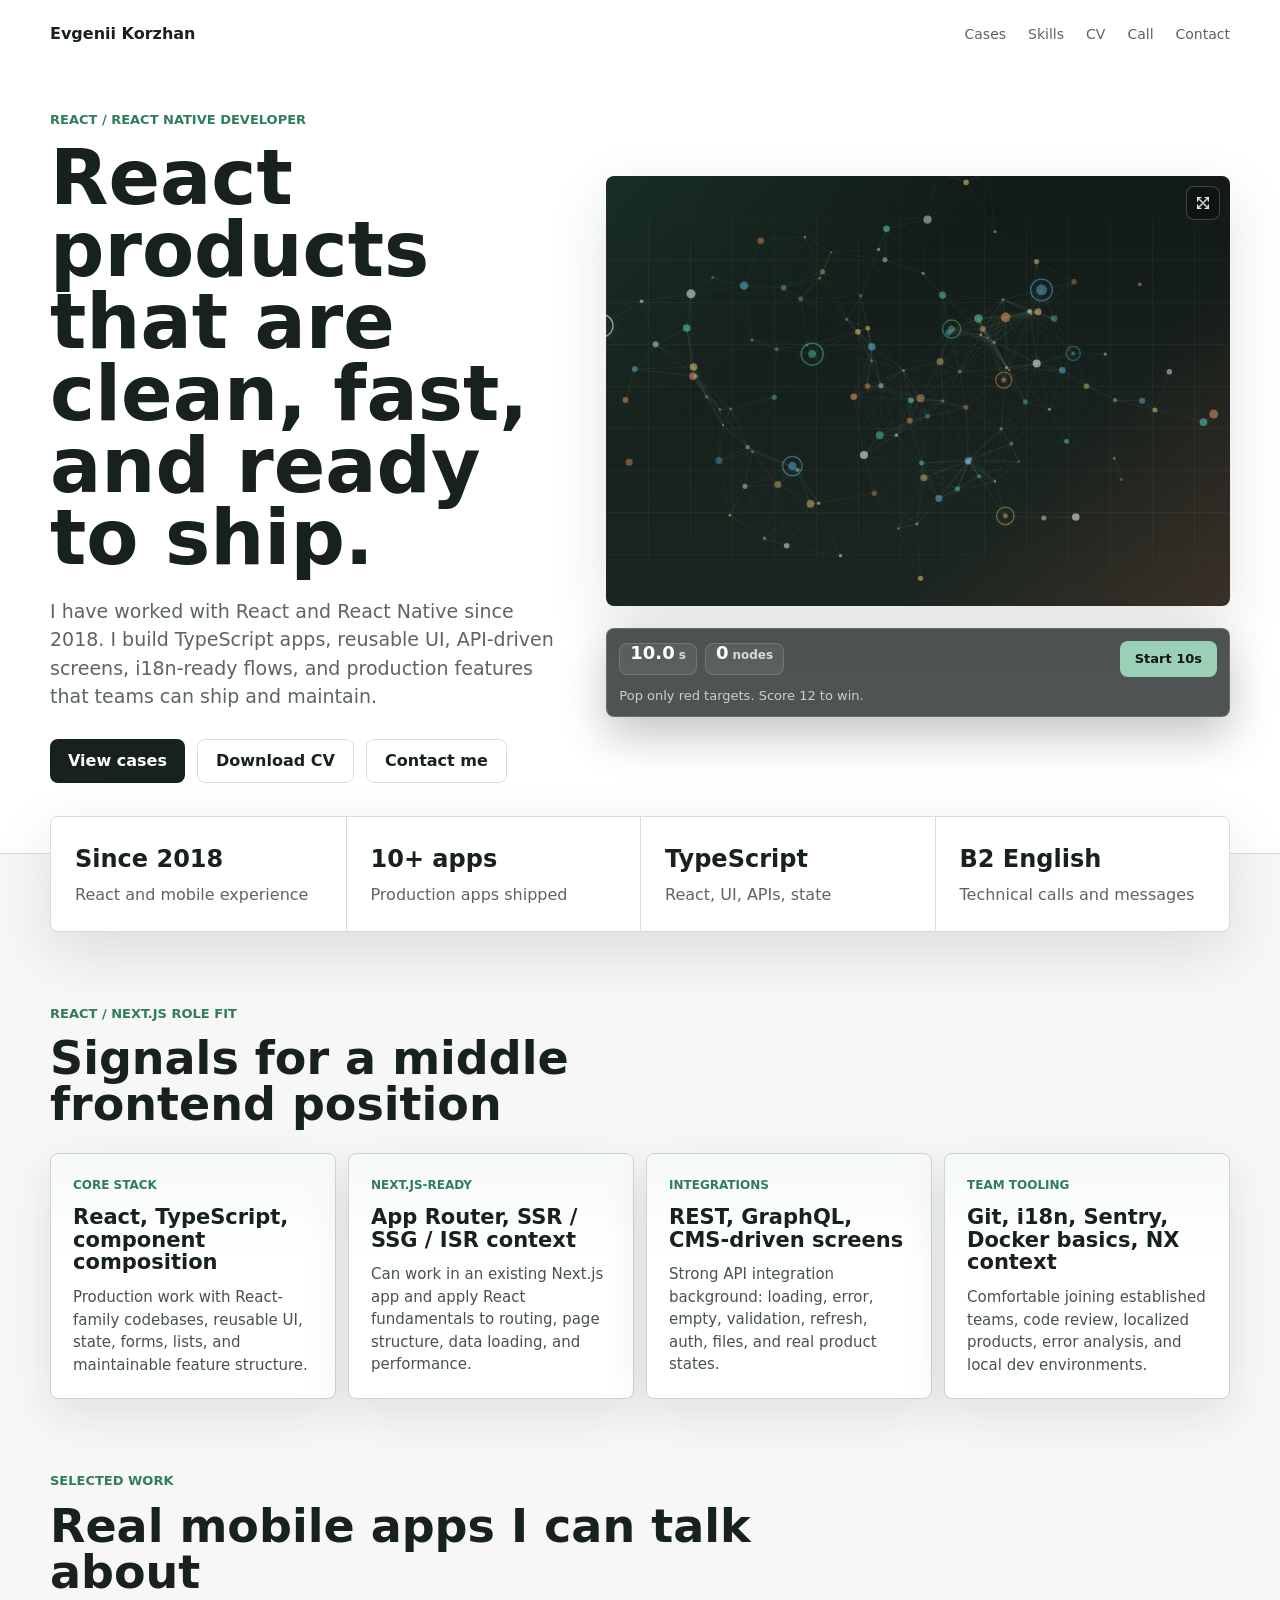
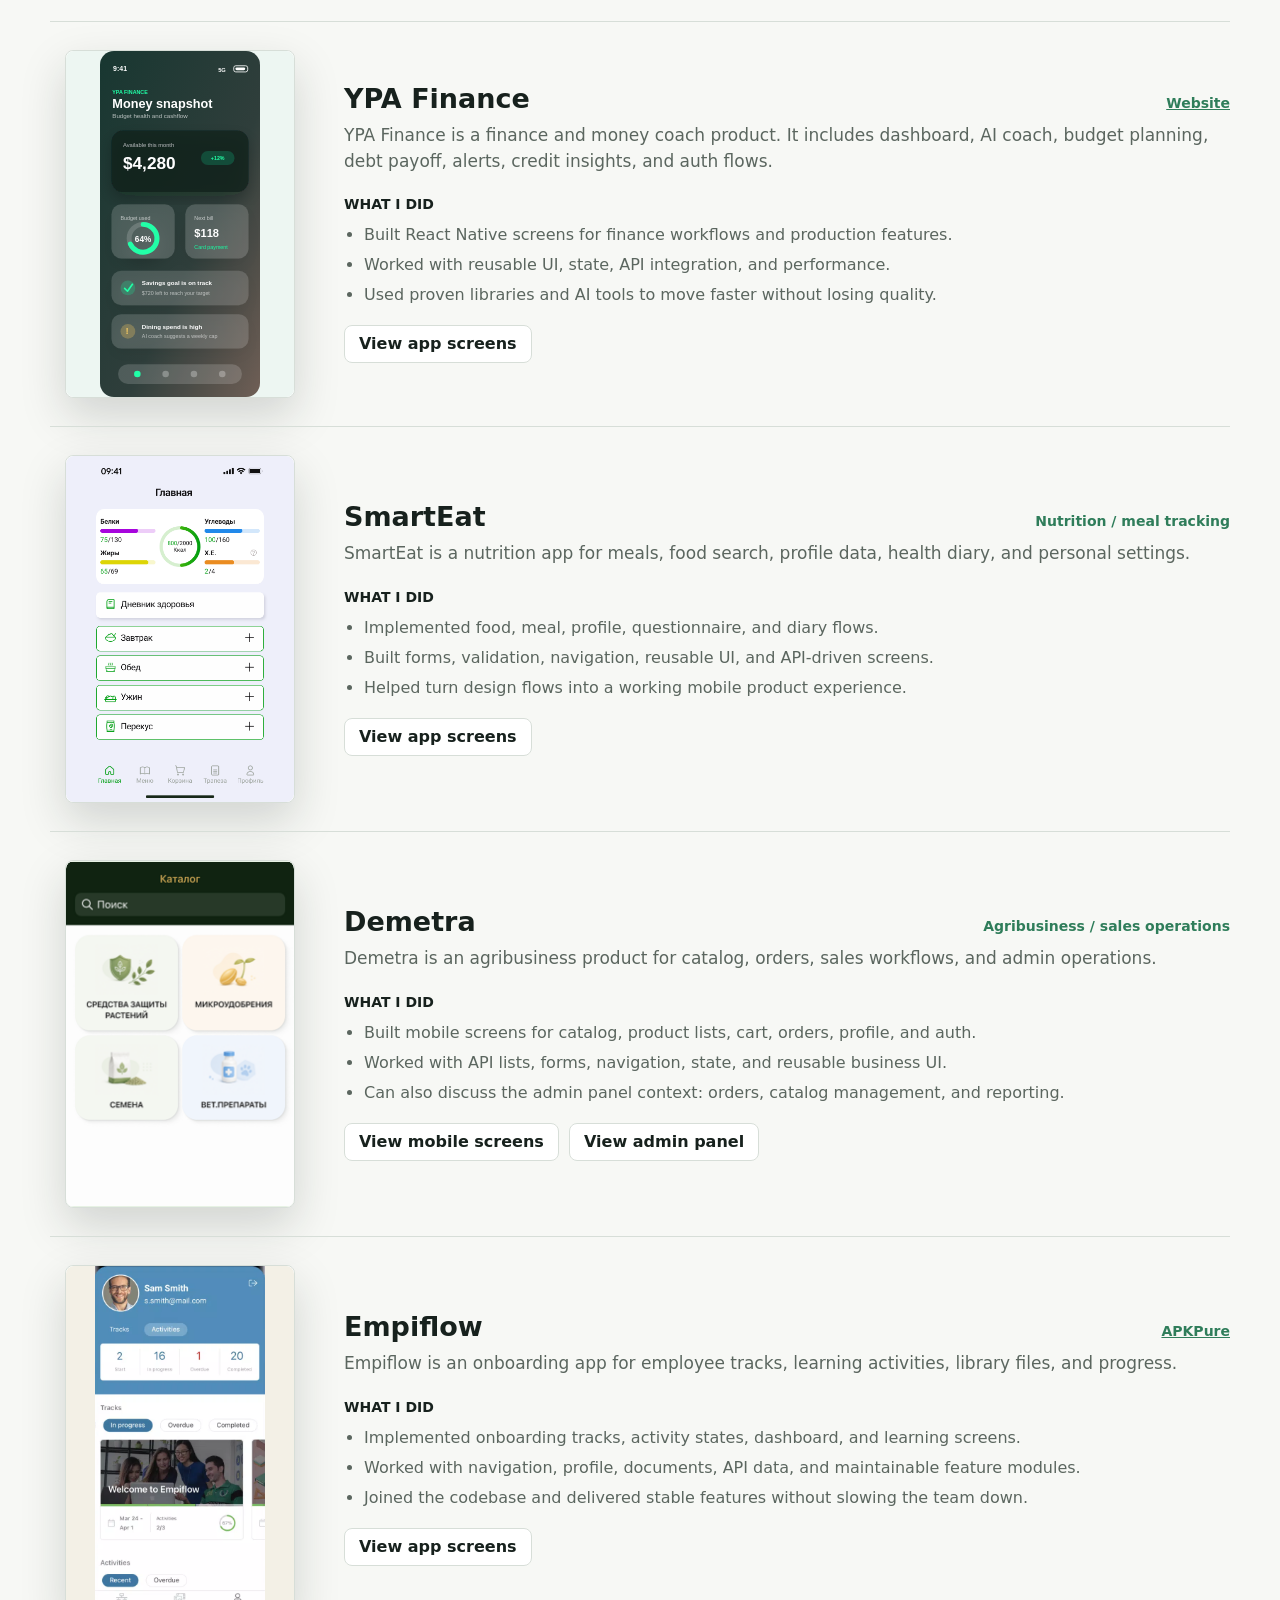
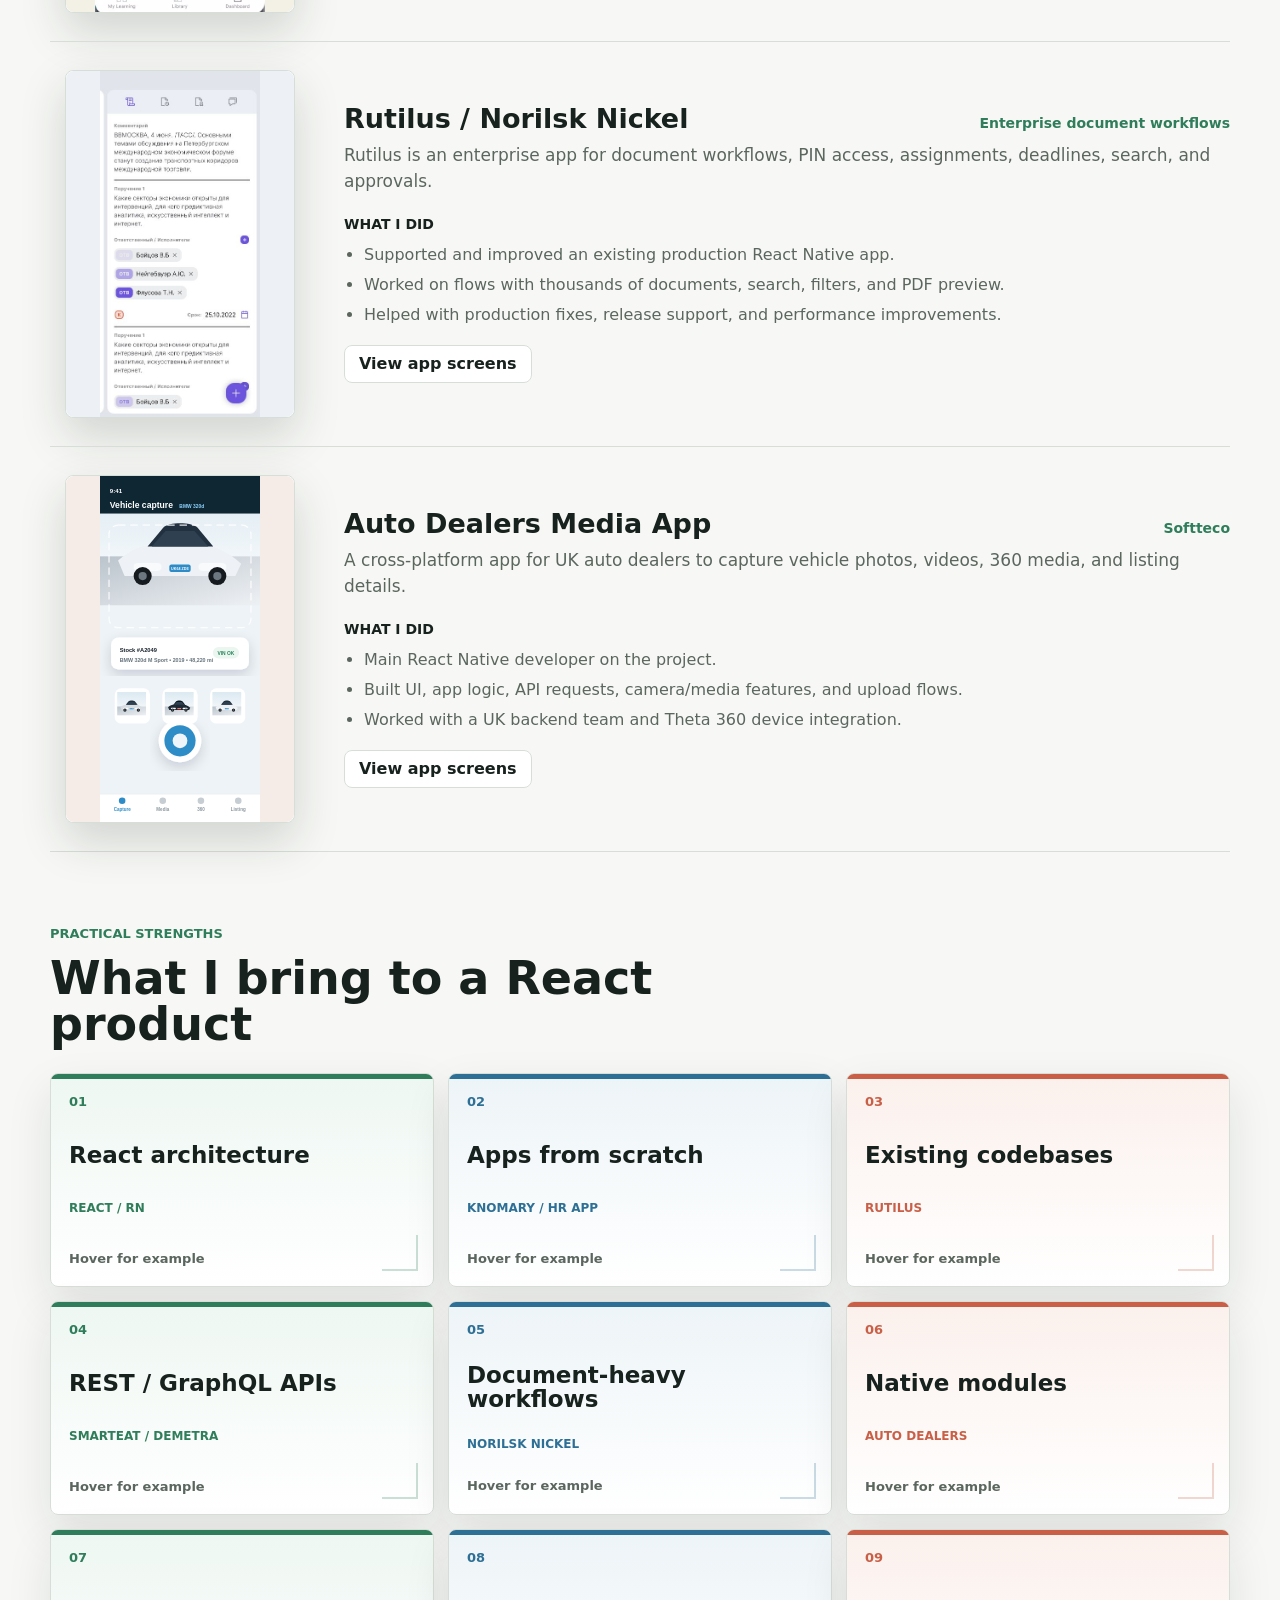
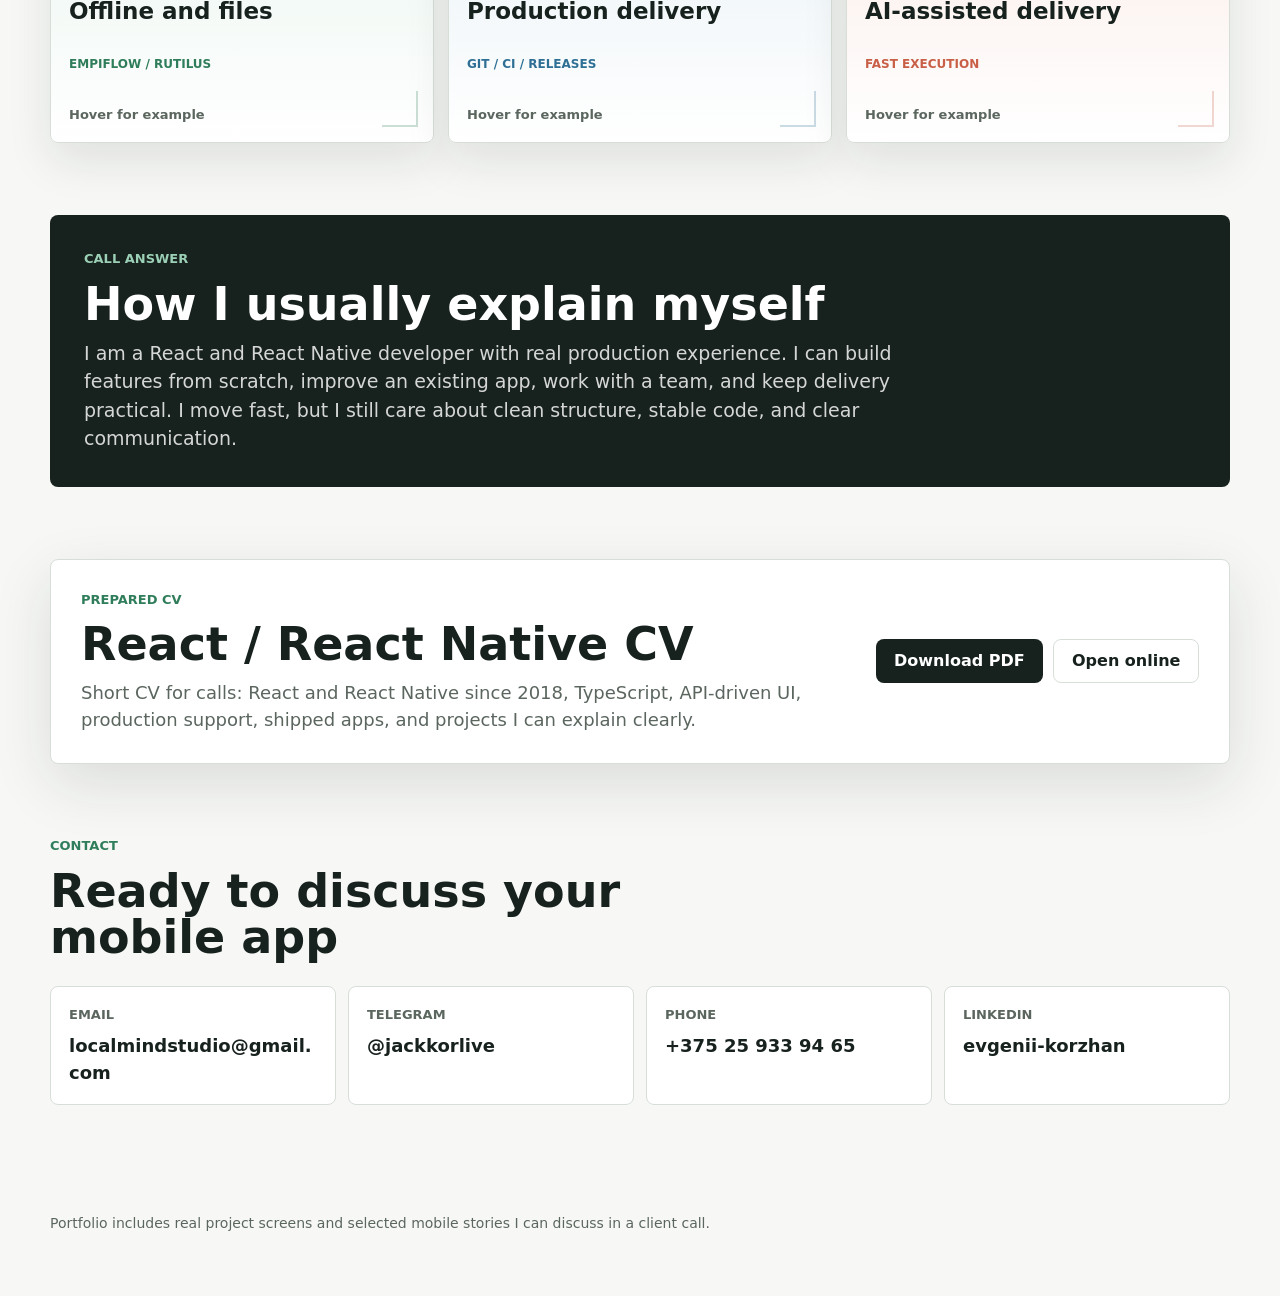
<file: index.html>
<!doctype html>
<html lang="en">
  <head>
    <meta charset="utf-8" />
    <meta name="viewport" content="width=device-width, initial-scale=1" />
    <title>Evgenii Korzhan - React / React Native Portfolio</title>
    <meta
      name="description"
      content="Evgenii Korzhan, React and React Native developer with TypeScript, API integration, reusable UI, i18n, production support, and mobile release experience."
    />
    <meta name="theme-color" content="#17211d" />
    <link rel="icon" href="./assets/favicon.svg?v=20260609-ek" type="image/svg+xml" />
    <link rel="stylesheet" href="./vendor/swiper/swiper-bundle.min.css" />
    <link rel="stylesheet" href="./styles.css?v=20260610-vue-portfolio-2" />
  </head>
  <body>
    <header class="hero">
      <nav class="nav" aria-label="Portfolio navigation">
        <a class="brand" href="#top">Evgenii Korzhan</a>
        <div class="nav-links">
          <a href="#cases">Cases</a>
          <a href="#skills">Skills</a>
          <a href="#resume">CV</a>
          <a href="#call">Call</a>
          <a href="#contact">Contact</a>
        </div>
      </nav>

      <section id="top" class="hero-grid">
        <div class="hero-copy">
          <p class="eyebrow">React / React Native Developer</p>
          <h1>React products that are clean, fast, and ready to ship.</h1>
          <p class="lead">
            I have worked with React and React Native since 2018. I build TypeScript apps, reusable UI, API-driven screens, i18n-ready flows, and production features that teams can ship and maintain.
          </p>
          <div class="hero-actions">
            <a class="button primary" href="#cases">View cases</a>
            <a class="button secondary" href="./assets/evgenii-korzhan-react-native-cv.pdf" download="evgenii-korzhan-react-frontend-cv.pdf">Download CV</a>
            <a class="button secondary" href="mailto:localmindstudio@gmail.com">Contact me</a>
          </div>
        </div>
        <div class="particle-widget" data-particle-widget>
          <div class="particle-showcase" data-particle-showcase aria-label="Explore React Native skill particles" tabindex="0">
            <canvas class="particle-canvas" data-particle-canvas aria-hidden="true"></canvas>
            <span class="particle-tooltip" data-particle-tooltip aria-hidden="true">
              <span class="particle-tooltip-kicker" data-particle-tooltip-kicker></span>
              <strong data-particle-tooltip-title></strong>
              <span data-particle-tooltip-body></span>
            </span>
            <button class="particle-fullscreen-button" type="button" data-particle-fullscreen aria-label="Open full screen" title="Open full screen">
              <svg class="particle-fullscreen-icon particle-fullscreen-icon-expand" viewBox="0 0 24 24" aria-hidden="true">
                <path d="M9 4H4v5" />
                <path d="M4 4l7 7" />
                <path d="M15 4h5v5" />
                <path d="M20 4l-7 7" />
                <path d="M9 20H4v-5" />
                <path d="M4 20l7-7" />
                <path d="M15 20h5v-5" />
                <path d="M20 20l-7-7" />
              </svg>
              <svg class="particle-fullscreen-icon particle-fullscreen-icon-compress" viewBox="0 0 24 24" aria-hidden="true">
                <path d="M4 9h5V4" />
                <path d="M11 11 4 4" />
                <path d="M20 9h-5V4" />
                <path d="M13 11l7-7" />
                <path d="M4 15h5v5" />
                <path d="M11 13l-7 7" />
                <path d="M20 15h-5v5" />
                <path d="M13 13l7 7" />
              </svg>
            </button>
          </div>
          <div class="particle-game" data-particle-game>
            <div class="particle-game-stats" aria-live="polite">
              <span><strong data-particle-game-time>10.0</strong>s</span>
              <span><strong data-particle-game-score>0</strong> nodes</span>
            </div>
            <button class="particle-game-start" type="button" data-particle-game-start>Start 10s</button>
            <p data-particle-game-result>Pop only red targets. Score 12 to win.</p>
          </div>
        </div>
      </section>
    </header>

    <main>
      <section class="summary" aria-label="Developer summary">
        <div>
          <span>Since 2018</span>
          <p>React and mobile experience</p>
        </div>
        <div>
          <span>10+ apps</span>
          <p>Production apps shipped</p>
        </div>
        <div>
          <span>TypeScript</span>
          <p>React, UI, APIs, state</p>
        </div>
        <div>
          <span>B2 English</span>
          <p>Technical calls and messages</p>
        </div>
      </section>

      <section class="section role-fit" aria-labelledby="role-fit-title">
        <div class="section-heading">
          <p class="eyebrow">React / Next.js role fit</p>
          <h2 id="role-fit-title">Signals for a middle frontend position</h2>
        </div>
        <div class="role-fit-grid">
          <article class="role-fit-card">
            <span>Core stack</span>
            <strong>React, TypeScript, component composition</strong>
            <p>Production work with React-family codebases, reusable UI, state, forms, lists, and maintainable feature structure.</p>
          </article>
          <article class="role-fit-card">
            <span>Next.js-ready</span>
            <strong>App Router, SSR / SSG / ISR context</strong>
            <p>Can work in an existing Next.js app and apply React fundamentals to routing, page structure, data loading, and performance.</p>
          </article>
          <article class="role-fit-card">
            <span>Integrations</span>
            <strong>REST, GraphQL, CMS-driven screens</strong>
            <p>Strong API integration background: loading, error, empty, validation, refresh, auth, files, and real product states.</p>
          </article>
          <article class="role-fit-card">
            <span>Team tooling</span>
            <strong>Git, i18n, Sentry, Docker basics, NX context</strong>
            <p>Comfortable joining established teams, code review, localized products, error analysis, and local dev environments.</p>
          </article>
        </div>
      </section>

      <section id="cases" class="section">
        <div class="section-heading">
          <p class="eyebrow">Selected work</p>
          <h2>Real mobile apps I can talk about</h2>
        </div>

        <article class="case">
          <button class="phone finance-phone case-trigger" type="button" data-gallery="ypa" aria-label="Open YPA Finance screens">
            <div class="phone-top"></div>
            <div class="screen">
              <img class="phone-preview" src="./assets/ypa-product/ypa-dashboard.svg" alt="YPA Finance screen preview" />
            </div>
          </button>
          <div class="case-copy">
            <div class="case-title">
              <h3>YPA Finance</h3>
              <a href="https://www.ypa.finance/en" target="_blank" rel="noreferrer">Website</a>
            </div>
            <p>
              YPA Finance is a finance and money coach product. It includes dashboard, AI coach, budget planning, debt payoff, alerts, credit insights, and auth flows.
            </p>
            <h4>What I did</h4>
            <ul>
              <li>Built React Native screens for finance workflows and production features.</li>
              <li>Worked with reusable UI, state, API integration, and performance.</li>
              <li>Used proven libraries and AI tools to move faster without losing quality.</li>
            </ul>
            <button class="screen-link" type="button" data-gallery="ypa">View app screens</button>
          </div>
        </article>

        <article class="case">
          <button class="phone nutrition-phone case-trigger" type="button" data-gallery="smarteat" aria-label="Open SmartEat screens">
            <div class="phone-top"></div>
            <div class="screen">
              <img class="phone-preview" src="./assets/smarteat-real/smarteat-02.png" alt="SmartEat screen preview" />
            </div>
          </button>
          <div class="case-copy">
            <div class="case-title">
              <h3>SmartEat</h3>
              <span>Nutrition / meal tracking</span>
            </div>
            <p>
              SmartEat is a nutrition app for meals, food search, profile data, health diary, and personal settings.
            </p>
            <h4>What I did</h4>
            <ul>
              <li>Implemented food, meal, profile, questionnaire, and diary flows.</li>
              <li>Built forms, validation, navigation, reusable UI, and API-driven screens.</li>
              <li>Helped turn design flows into a working mobile product experience.</li>
            </ul>
            <button class="screen-link" type="button" data-gallery="smarteat">View app screens</button>
          </div>
        </article>

        <article class="case">
          <button class="phone agro-phone case-trigger" type="button" data-gallery="demetra" aria-label="Open Demetra screens">
            <div class="phone-top"></div>
            <div class="screen">
              <img class="phone-preview" src="./assets/demetra-real/demetra-preview.png" alt="Demetra screen preview" />
            </div>
          </button>
          <div class="case-copy">
            <div class="case-title">
              <h3>Demetra</h3>
              <span>Agribusiness / sales operations</span>
            </div>
            <p>
              Demetra is an agribusiness product for catalog, orders, sales workflows, and admin operations.
            </p>
            <h4>What I did</h4>
            <ul>
              <li>Built mobile screens for catalog, product lists, cart, orders, profile, and auth.</li>
              <li>Worked with API lists, forms, navigation, state, and reusable business UI.</li>
              <li>Can also discuss the admin panel context: orders, catalog management, and reporting.</li>
            </ul>
            <div class="case-actions">
              <button class="screen-link" type="button" data-gallery="demetra">View mobile screens</button>
              <button class="screen-link" type="button" data-gallery="demetraAdmin">View admin panel</button>
            </div>
          </div>
        </article>

        <article class="case">
          <button class="phone onboarding-phone case-trigger" type="button" data-gallery="empiflow" aria-label="Open Empiflow screens">
            <div class="phone-top"></div>
            <div class="screen">
              <img class="phone-preview" src="./assets/empiflow-real/empiflow-preview.png" alt="Empiflow screen preview" />
            </div>
          </button>
          <div class="case-copy">
            <div class="case-title">
              <h3>Empiflow</h3>
              <a href="https://apkpure.com/empiflow/com.empiflow" target="_blank" rel="noreferrer">APKPure</a>
            </div>
            <p>
              Empiflow is an onboarding app for employee tracks, learning activities, library files, and progress.
            </p>
            <h4>What I did</h4>
            <ul>
              <li>Implemented onboarding tracks, activity states, dashboard, and learning screens.</li>
              <li>Worked with navigation, profile, documents, API data, and maintainable feature modules.</li>
              <li>Joined the codebase and delivered stable features without slowing the team down.</li>
            </ul>
            <button class="screen-link" type="button" data-gallery="empiflow">View app screens</button>
          </div>
        </article>

        <article class="case">
          <button class="phone documents-phone case-trigger" type="button" data-gallery="rutilus" aria-label="Open Rutilus Norilsk Nickel screens">
            <div class="phone-top"></div>
            <div class="screen">
              <img class="phone-preview" src="./assets/rutilus-real/rutilus-02.jpg" alt="Rutilus Norilsk Nickel screen preview" />
            </div>
          </button>
          <div class="case-copy">
            <div class="case-title">
              <h3>Rutilus / Norilsk Nickel</h3>
              <span>Enterprise document workflows</span>
            </div>
            <p>
              Rutilus is an enterprise app for document workflows, PIN access, assignments, deadlines, search, and approvals.
            </p>
            <h4>What I did</h4>
            <ul>
              <li>Supported and improved an existing production React Native app.</li>
              <li>Worked on flows with thousands of documents, search, filters, and PDF preview.</li>
              <li>Helped with production fixes, release support, and performance improvements.</li>
            </ul>
            <button class="screen-link" type="button" data-gallery="rutilus">View app screens</button>
          </div>
        </article>

        <article class="case">
          <button class="phone media-phone case-trigger" type="button" data-gallery="auto" aria-label="Open Auto Dealers screens">
            <div class="phone-top"></div>
            <div class="screen">
              <img class="phone-preview" src="./assets/auto-real/auto-01.svg" alt="Auto dealers media app screen preview" />
            </div>
          </button>
          <div class="case-copy">
            <div class="case-title">
              <h3>Auto Dealers Media App</h3>
              <span>Softteco</span>
            </div>
            <p>
              A cross-platform app for UK auto dealers to capture vehicle photos, videos, 360 media, and listing details.
            </p>
            <h4>What I did</h4>
            <ul>
              <li>Main React Native developer on the project.</li>
              <li>Built UI, app logic, API requests, camera/media features, and upload flows.</li>
              <li>Worked with a UK backend team and Theta 360 device integration.</li>
            </ul>
            <button class="screen-link" type="button" data-gallery="auto">View app screens</button>
          </div>
        </article>
      </section>

      <section id="skills" class="section skills">
        <div class="section-heading">
          <p class="eyebrow">Practical strengths</p>
          <h2>What I bring to a React product</h2>
        </div>
        <div class="skill-grid">
          <button class="skill-cube" type="button">
            <span class="cube-inner">
              <span class="cube-face cube-front">
                <span class="skill-index">01</span>
                <strong>React architecture</strong>
                <span class="skill-tag">React / RN</span>
                <span class="skill-hint">Hover for example</span>
              </span>
              <span class="cube-face cube-back">
                <span class="skill-tag">Example</span>
                <strong>Clean structure for real apps</strong>
                <span>I split screens, pages, shared UI, API calls, and state in a way that is easy to grow. YPA Finance and Demetra are good examples to discuss.</span>
              </span>
            </span>
          </button>
          <button class="skill-cube" type="button">
            <span class="cube-inner">
              <span class="cube-face cube-front">
                <span class="skill-index">02</span>
                <strong>Apps from scratch</strong>
                <span class="skill-tag">Knomary / HR app</span>
                <span class="skill-hint">Hover for example</span>
              </span>
              <span class="cube-face cube-back">
                <span class="skill-tag">Example</span>
                <strong>From zero to working app</strong>
                <span>I can start with an empty codebase and build the first stable version: app structure, UI, navigation, logic, and integrations.</span>
              </span>
            </span>
          </button>
          <button class="skill-cube" type="button">
            <span class="cube-inner">
              <span class="cube-face cube-front">
                <span class="skill-index">03</span>
                <strong>Existing codebases</strong>
                <span class="skill-tag">Rutilus</span>
                <span class="skill-hint">Hover for example</span>
              </span>
              <span class="cube-face cube-back">
                <span class="skill-tag">Example</span>
                <strong>Join, understand, improve</strong>
                <span>I can enter an existing project, find the real problem, fix bugs, and improve stability without unnecessary rewrites. Rutilus is a strong example.</span>
              </span>
            </span>
          </button>
          <button class="skill-cube" type="button">
            <span class="cube-inner">
              <span class="cube-face cube-front">
                <span class="skill-index">04</span>
                <strong>REST / GraphQL APIs</strong>
                <span class="skill-tag">SmartEat / Demetra</span>
                <span class="skill-hint">Hover for example</span>
              </span>
              <span class="cube-face cube-back">
                <span class="skill-tag">Example</span>
                <strong>Real API states</strong>
                <span>I build screens that handle loading, errors, empty states, forms, validation, refresh, and lists. This transfers well to REST, GraphQL, and CMS data.</span>
              </span>
            </span>
          </button>
          <button class="skill-cube" type="button">
            <span class="cube-inner">
              <span class="cube-face cube-front">
                <span class="skill-index">05</span>
                <strong>Document-heavy workflows</strong>
                <span class="skill-tag">Norilsk Nickel</span>
                <span class="skill-hint">Hover for example</span>
              </span>
              <span class="cube-face cube-back">
                <span class="skill-tag">Example</span>
                <strong>Thousands of documents</strong>
                <span>In Rutilus I worked with search, filters, document details, assignments, and deadlines. The goal was simple: keep heavy document flows usable.</span>
              </span>
            </span>
          </button>
          <button class="skill-cube" type="button">
            <span class="cube-inner">
              <span class="cube-face cube-front">
                <span class="skill-index">06</span>
                <strong>Native modules</strong>
                <span class="skill-tag">Auto Dealers</span>
                <span class="skill-hint">Hover for example</span>
              </span>
              <span class="cube-face cube-back">
                <span class="skill-tag">Example</span>
                <strong>Camera and device work</strong>
                <span>I worked with photo, video, uploads, and Theta 360 media for an auto dealer app. This is React Native work beyond simple UI screens.</span>
              </span>
            </span>
          </button>
          <button class="skill-cube" type="button">
            <span class="cube-inner">
              <span class="cube-face cube-front">
                <span class="skill-index">07</span>
                <strong>Offline and files</strong>
                <span class="skill-tag">Empiflow / Rutilus</span>
                <span class="skill-hint">Hover for example</span>
              </span>
              <span class="cube-face cube-back">
                <span class="skill-tag">Example</span>
                <strong>Works when mobile is messy</strong>
                <span>I can work with files, cached data, local state, and slow networks. Empiflow and Rutilus are useful examples for this type of app.</span>
              </span>
            </span>
          </button>
          <button class="skill-cube" type="button">
            <span class="cube-inner">
              <span class="cube-face cube-front">
                <span class="skill-index">08</span>
                <strong>Production delivery</strong>
                <span class="skill-tag">Git / CI / releases</span>
                <span class="skill-hint">Hover for example</span>
              </span>
              <span class="cube-face cube-back">
                <span class="skill-tag">Example</span>
                <strong>Ready for real users</strong>
                <span>I have worked with production builds, release checks, debugging, performance fixes, and final delivery for real users.</span>
              </span>
            </span>
          </button>
          <button class="skill-cube" type="button">
            <span class="cube-inner">
              <span class="cube-face cube-front">
                <span class="skill-index">09</span>
                <strong>AI-assisted delivery</strong>
                <span class="skill-tag">Fast execution</span>
                <span class="skill-hint">Hover for example</span>
              </span>
              <span class="cube-face cube-back">
                <span class="skill-tag">Example</span>
                <strong>Faster with control</strong>
                <span>I use AI for routine work, refactoring, tests, and research. I still review the result and keep the code aligned with the app architecture.</span>
              </span>
            </span>
          </button>
        </div>
      </section>

      <section id="call" class="section callout">
        <p class="eyebrow">Call answer</p>
        <h2>How I usually explain myself</h2>
        <p>
          I am a React and React Native developer with real production experience. I can build features from scratch, improve an existing app, work with a team, and keep delivery practical. I move fast, but I still care about clean structure, stable code, and clear communication.
        </p>
      </section>

      <section id="resume" class="section resume-section">
        <div class="resume-card">
          <div>
            <p class="eyebrow">Prepared CV</p>
            <h2>React / React Native CV</h2>
            <p>
              Short CV for calls: React and React Native since 2018, TypeScript, API-driven UI, production support, shipped apps, and projects I can explain clearly.
            </p>
          </div>
          <div class="resume-actions">
            <a class="button primary" href="./assets/evgenii-korzhan-react-native-cv.pdf" download="evgenii-korzhan-react-frontend-cv.pdf">Download PDF</a>
            <a class="button secondary" href="./resume.html" target="_blank" rel="noreferrer">Open online</a>
          </div>
        </div>
      </section>

      <section id="contact" class="section contact-section">
        <div class="section-heading">
          <p class="eyebrow">Contact</p>
          <h2>Ready to discuss your mobile app</h2>
        </div>
        <div class="contact-grid">
          <a href="mailto:localmindstudio@gmail.com">
            <span>Email</span>
            <strong>localmindstudio@gmail.com</strong>
          </a>
          <a href="https://t.me/jackkorlive" target="_blank" rel="noreferrer">
            <span>Telegram</span>
            <strong>@jackkorlive</strong>
          </a>
          <a href="tel:+375259339465">
            <span>Phone</span>
            <strong>+375 25 933 94 65</strong>
          </a>
          <a href="https://www.linkedin.com/in/evgenii-korzhan-442500195/" target="_blank" rel="noreferrer">
            <span>LinkedIn</span>
            <strong>evgenii-korzhan</strong>
          </a>
        </div>
      </section>
    </main>

    <footer>
      <p>Portfolio includes real project screens and selected mobile stories I can discuss in a client call.</p>
    </footer>

    <dialog class="gallery-modal" id="screen-gallery" aria-labelledby="gallery-title">
      <div class="gallery-shell">
        <div class="gallery-header">
          <div>
            <p class="eyebrow">Gallery</p>
            <h2 id="gallery-title">App screens</h2>
            <p id="gallery-note">Screens I can explain during the call.</p>
          </div>
          <button class="gallery-close" type="button" data-gallery-close aria-label="Close gallery">Close</button>
        </div>
        <div class="swiper gallery-swiper">
          <div class="swiper-wrapper" id="gallery-wrapper"></div>
          <div class="swiper-pagination"></div>
          <div class="swiper-button-prev"></div>
          <div class="swiper-button-next"></div>
        </div>
      </div>
    </dialog>
    <script src="./vendor/swiper/swiper-bundle.min.js"></script>
    <script src="./app.js?v=20260610-vue-react-profile"></script>
  </body>
</html>
</file>
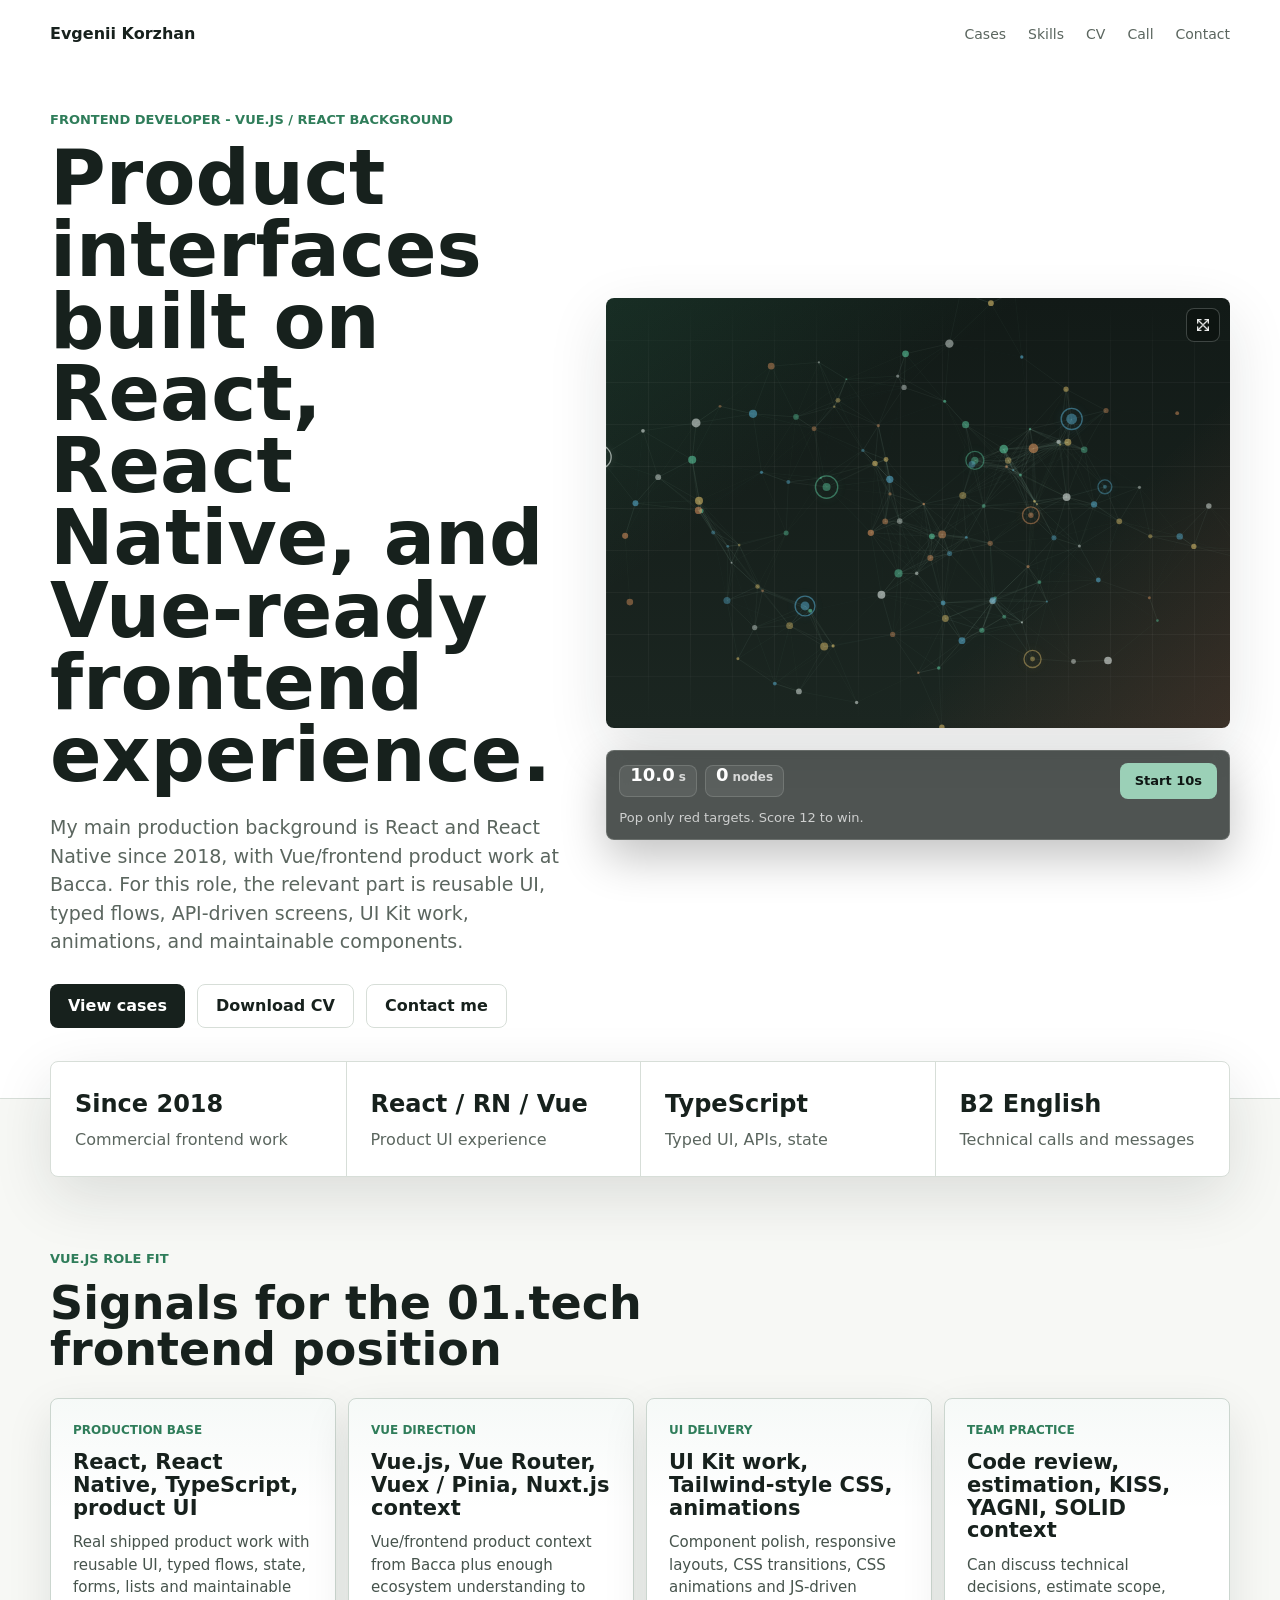
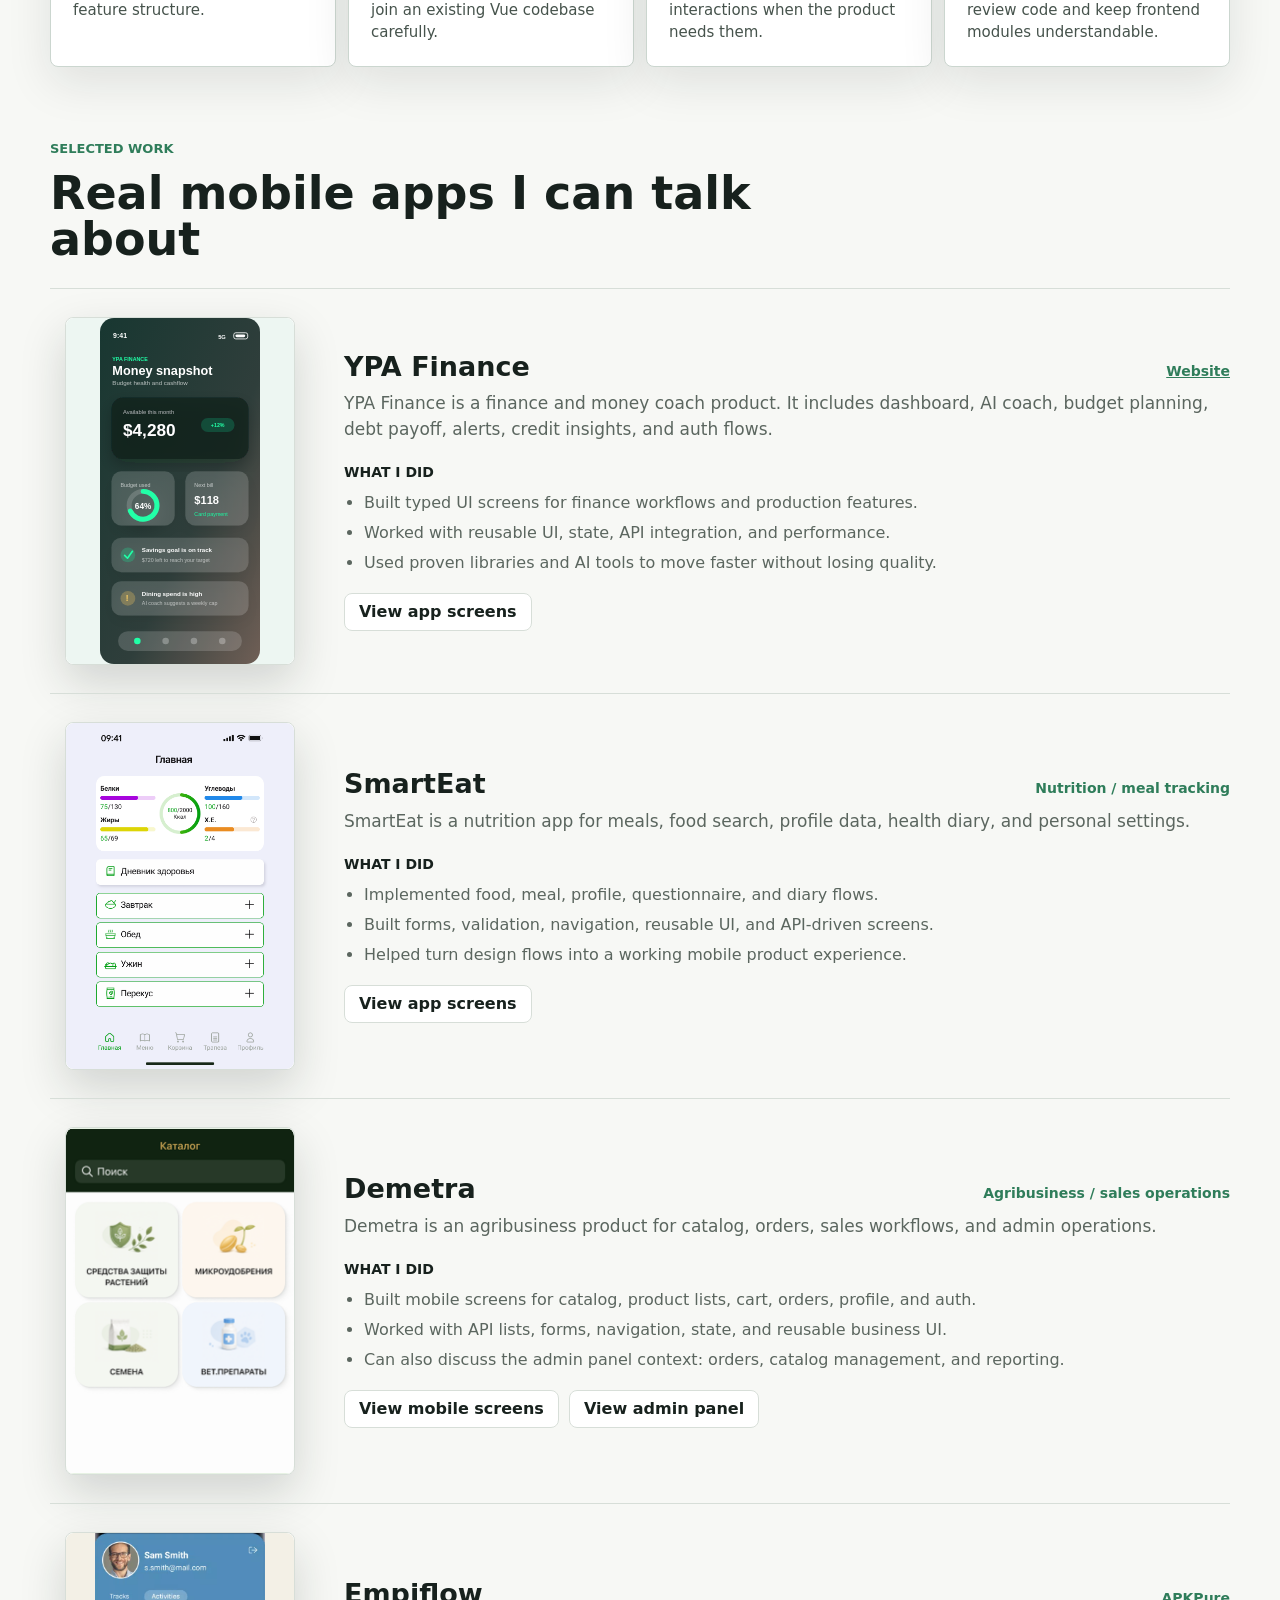
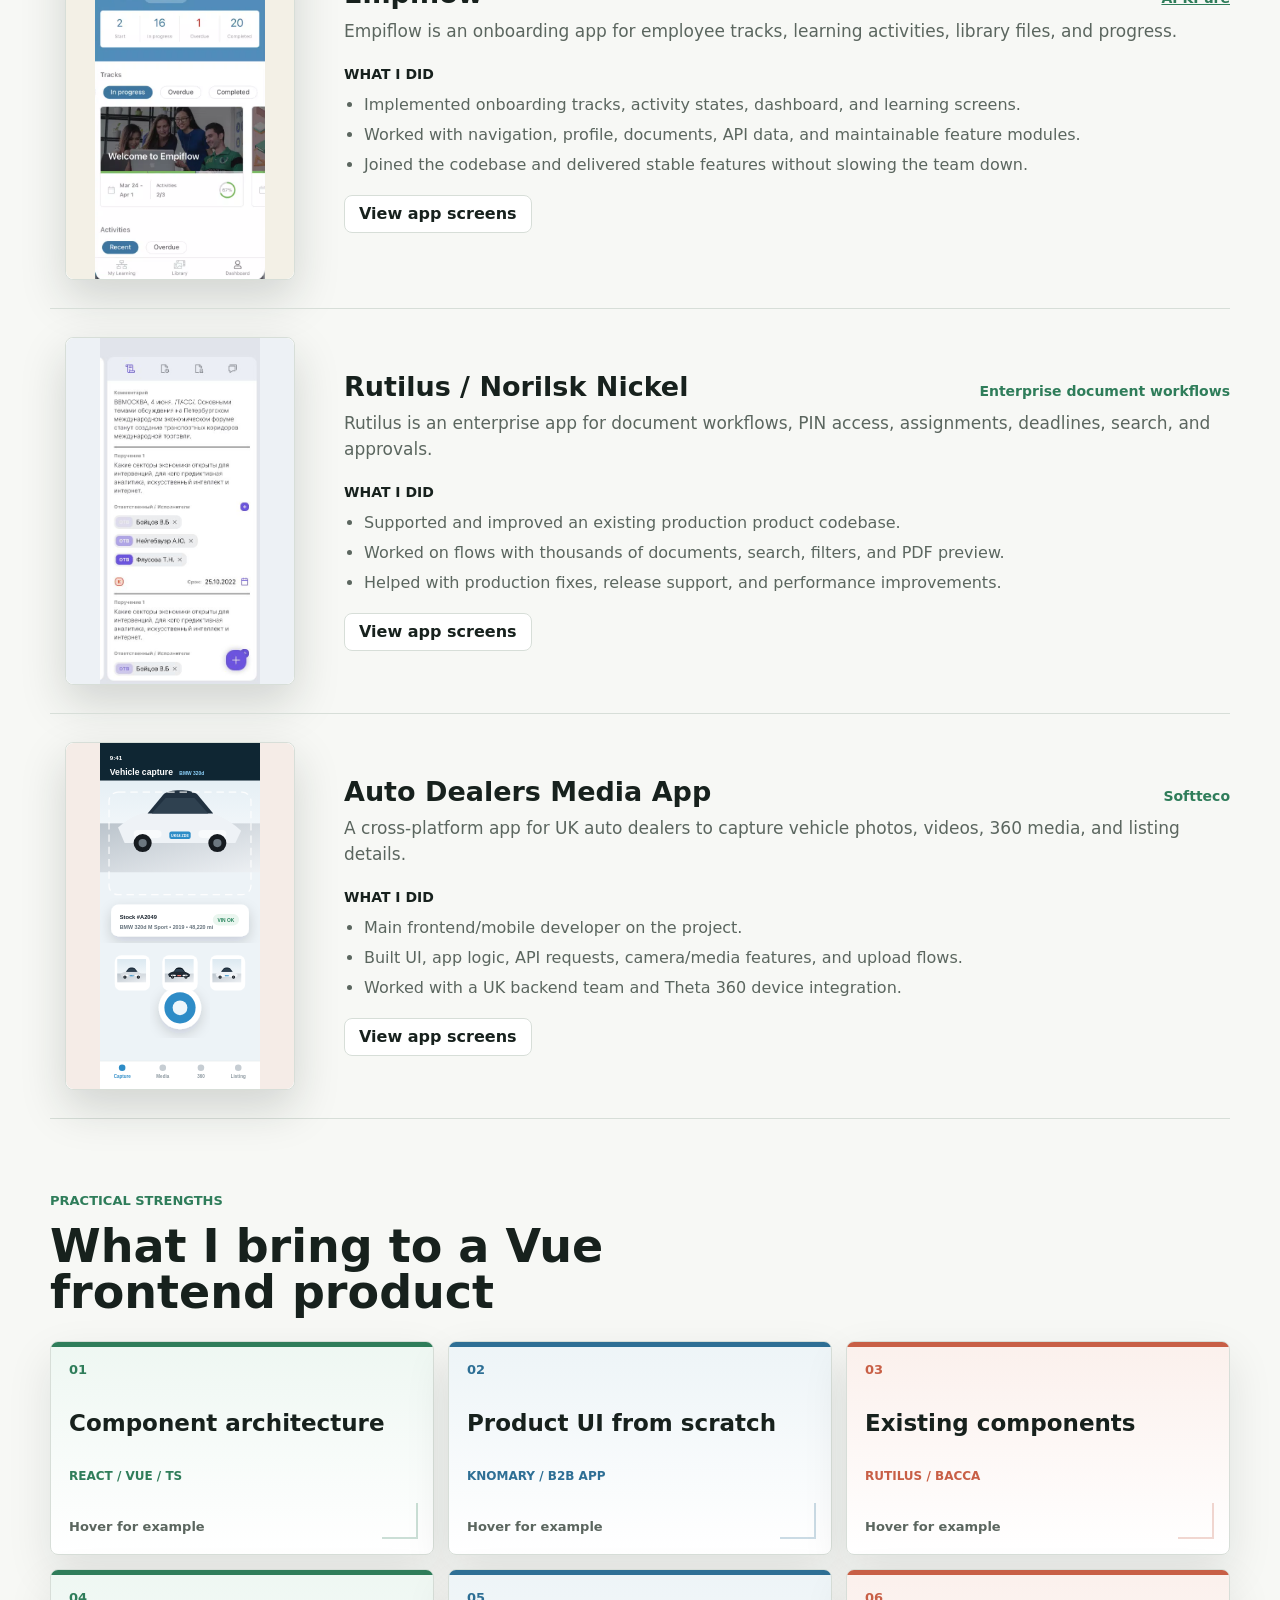
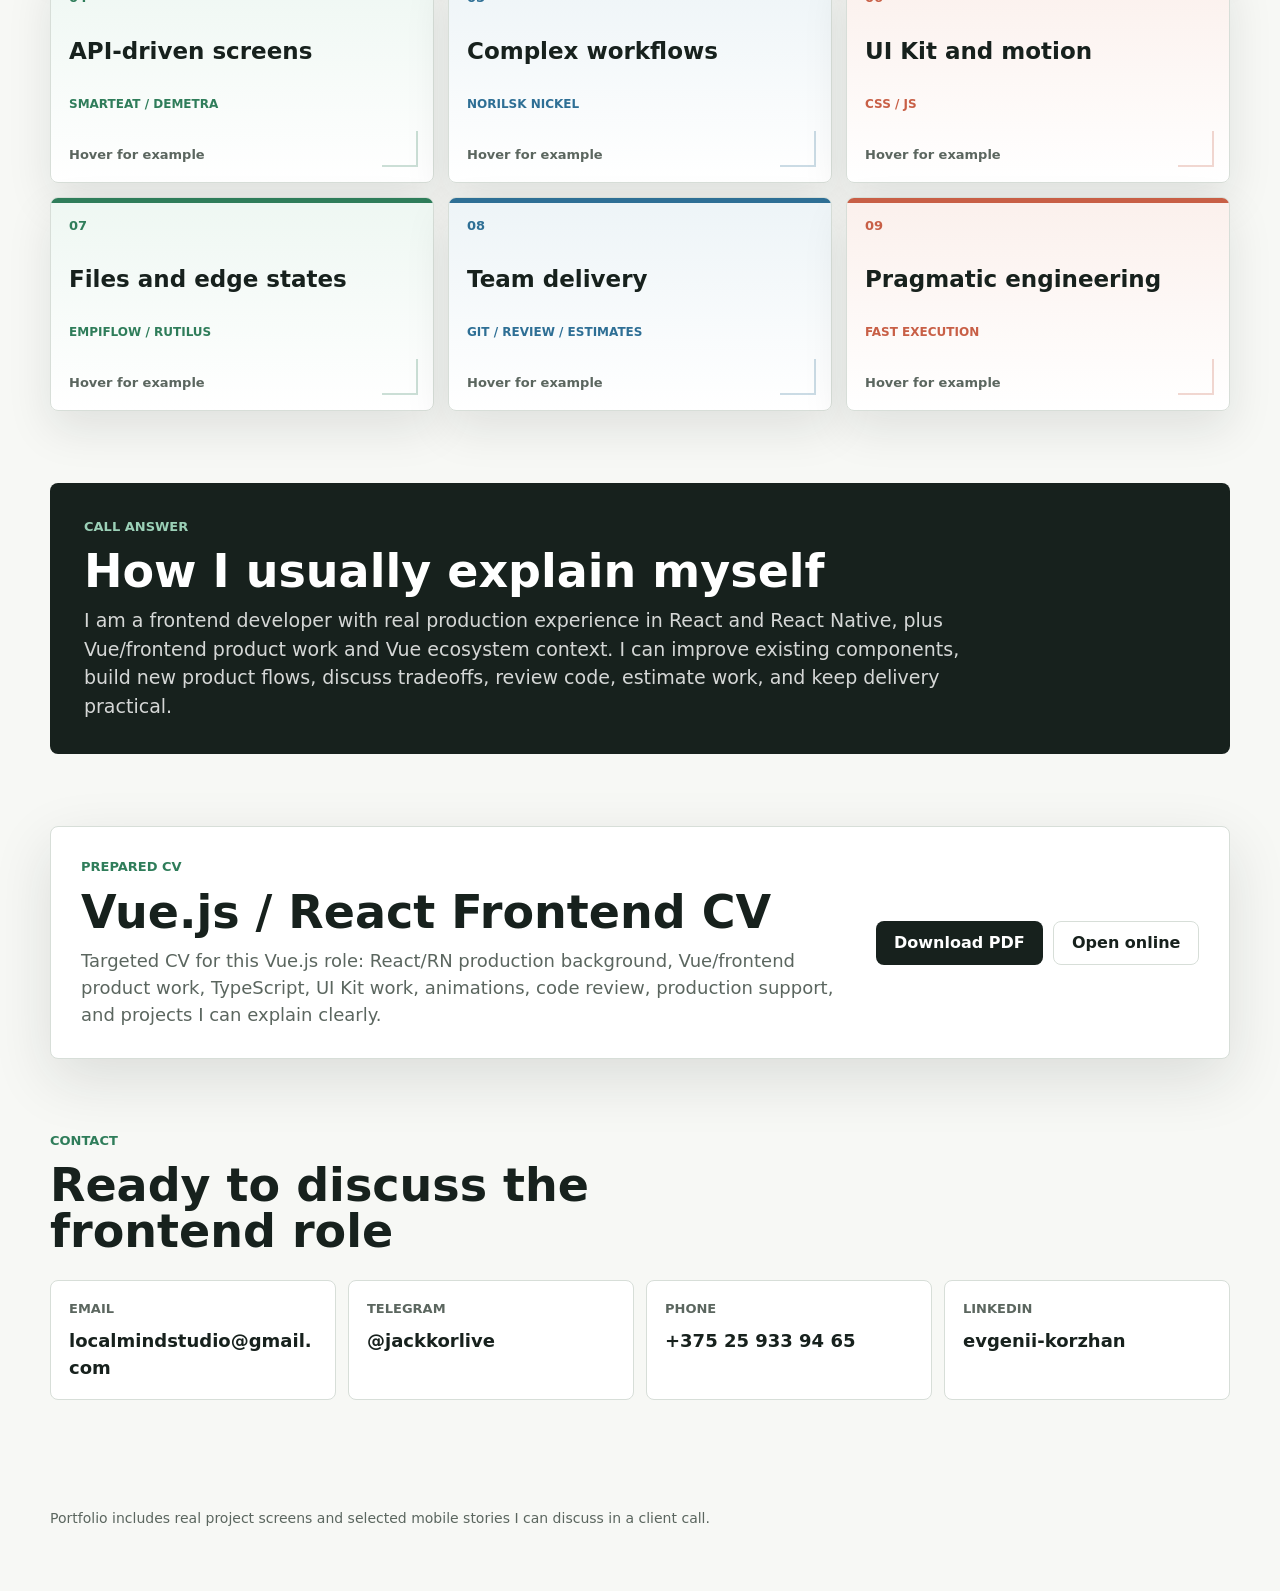
<file: v/vue-dev-1/index.html>
<!doctype html>
<html lang="en">
  <head>
    <meta charset="utf-8" />
    <meta name="viewport" content="width=device-width, initial-scale=1" />
    <title>Evgenii Korzhan - Vue.js / React Frontend Portfolio</title>
    <meta name="robots" content="noindex, nofollow" />
    <meta
      name="description"
      content="Targeted frontend portfolio for Evgenii Korzhan: React Native, React, Vue, TypeScript, reusable UI, UI Kit work, API integration, animations, code review and production support."
    />
    <meta name="theme-color" content="#17211d" />
    <link rel="icon" href="../../assets/favicon.svg?v=20260609-ek" type="image/svg+xml" />
    <link rel="stylesheet" href="../../vendor/swiper/swiper-bundle.min.css" />
    <link rel="stylesheet" href="../../styles.css?v=20260610-vue-portfolio-2" />
  </head>
  <body data-asset-base="../..">
    <header class="hero">
      <nav class="nav" aria-label="Portfolio navigation">
        <a class="brand" href="#top">Evgenii Korzhan</a>
        <div class="nav-links">
          <a href="#cases">Cases</a>
          <a href="#skills">Skills</a>
          <a href="#resume">CV</a>
          <a href="#call">Call</a>
          <a href="#contact">Contact</a>
        </div>
      </nav>

      <section id="top" class="hero-grid">
        <div class="hero-copy">
          <p class="eyebrow">Frontend Developer - Vue.js / React background</p>
          <h1>Product interfaces built on React, React Native, and Vue-ready frontend experience.</h1>
          <p class="lead">
            My main production background is React and React Native since 2018, with Vue/frontend product work at Bacca. For this role, the relevant part is reusable UI, typed flows, API-driven screens, UI Kit work, animations, and maintainable components.
          </p>
          <div class="hero-actions">
            <a class="button primary" href="#cases">View cases</a>
            <a class="button secondary" href="./evgenii-korzhan-vue-frontend-cv.pdf" download="evgenii-korzhan-vue-frontend-cv.pdf">Download CV</a>
            <a class="button secondary" href="mailto:localmindstudio@gmail.com">Contact me</a>
          </div>
        </div>
        <div class="particle-widget" data-particle-widget data-particle-profile="vue">
          <div class="particle-showcase" data-particle-showcase aria-label="Explore frontend skill particles" tabindex="0">
            <canvas class="particle-canvas" data-particle-canvas aria-hidden="true"></canvas>
            <span class="particle-tooltip" data-particle-tooltip aria-hidden="true">
              <span class="particle-tooltip-kicker" data-particle-tooltip-kicker></span>
              <strong data-particle-tooltip-title></strong>
              <span data-particle-tooltip-body></span>
            </span>
            <button class="particle-fullscreen-button" type="button" data-particle-fullscreen aria-label="Open full screen" title="Open full screen">
              <svg class="particle-fullscreen-icon particle-fullscreen-icon-expand" viewBox="0 0 24 24" aria-hidden="true">
                <path d="M9 4H4v5" />
                <path d="M4 4l7 7" />
                <path d="M15 4h5v5" />
                <path d="M20 4l-7 7" />
                <path d="M9 20H4v-5" />
                <path d="M4 20l7-7" />
                <path d="M15 20h5v-5" />
                <path d="M20 20l-7-7" />
              </svg>
              <svg class="particle-fullscreen-icon particle-fullscreen-icon-compress" viewBox="0 0 24 24" aria-hidden="true">
                <path d="M4 9h5V4" />
                <path d="M11 11 4 4" />
                <path d="M20 9h-5V4" />
                <path d="M13 11l7-7" />
                <path d="M4 15h5v5" />
                <path d="M11 13l-7 7" />
                <path d="M20 15h-5v5" />
                <path d="M13 13l7 7" />
              </svg>
            </button>
          </div>
          <div class="particle-game" data-particle-game>
            <div class="particle-game-stats" aria-live="polite">
              <span><strong data-particle-game-time>10.0</strong>s</span>
              <span><strong data-particle-game-score>0</strong> nodes</span>
            </div>
            <button class="particle-game-start" type="button" data-particle-game-start>Start 10s</button>
            <p data-particle-game-result>Pop only red targets. Score 12 to win.</p>
          </div>
        </div>
      </section>
    </header>

    <main>
      <section class="summary" aria-label="Developer summary">
        <div>
          <span>Since 2018</span>
          <p>Commercial frontend work</p>
        </div>
        <div>
          <span>React / RN / Vue</span>
          <p>Product UI experience</p>
        </div>
        <div>
          <span>TypeScript</span>
          <p>Typed UI, APIs, state</p>
        </div>
        <div>
          <span>B2 English</span>
          <p>Technical calls and messages</p>
        </div>
      </section>

      <section class="section role-fit" aria-labelledby="role-fit-title">
        <div class="section-heading">
          <p class="eyebrow">Vue.js role fit</p>
          <h2 id="role-fit-title">Signals for the 01.tech frontend position</h2>
        </div>
        <div class="role-fit-grid">
          <article class="role-fit-card">
            <span>Production base</span>
            <strong>React, React Native, TypeScript, product UI</strong>
            <p>Real shipped product work with reusable UI, typed flows, state, forms, lists and maintainable feature structure.</p>
          </article>
          <article class="role-fit-card">
            <span>Vue direction</span>
            <strong>Vue.js, Vue Router, Vuex / Pinia, Nuxt.js context</strong>
            <p>Vue/frontend product context from Bacca plus enough ecosystem understanding to join an existing Vue codebase carefully.</p>
          </article>
          <article class="role-fit-card">
            <span>UI delivery</span>
            <strong>UI Kit work, Tailwind-style CSS, animations</strong>
            <p>Component polish, responsive layouts, CSS transitions, CSS animations and JS-driven interactions when the product needs them.</p>
          </article>
          <article class="role-fit-card">
            <span>Team practice</span>
            <strong>Code review, estimation, KISS, YAGNI, SOLID context</strong>
            <p>Can discuss technical decisions, estimate scope, review code and keep frontend modules understandable.</p>
          </article>
        </div>
      </section>

      <section id="cases" class="section">
        <div class="section-heading">
          <p class="eyebrow">Selected work</p>
          <h2>Real mobile apps I can talk about</h2>
        </div>

        <article class="case">
          <button class="phone finance-phone case-trigger" type="button" data-gallery="ypa" aria-label="Open YPA Finance screens">
            <div class="phone-top"></div>
            <div class="screen">
              <img class="phone-preview" src="../../assets/ypa-product/ypa-dashboard.svg" alt="YPA Finance screen preview" />
            </div>
          </button>
          <div class="case-copy">
            <div class="case-title">
              <h3>YPA Finance</h3>
              <a href="https://www.ypa.finance/en" target="_blank" rel="noreferrer">Website</a>
            </div>
            <p>
              YPA Finance is a finance and money coach product. It includes dashboard, AI coach, budget planning, debt payoff, alerts, credit insights, and auth flows.
            </p>
            <h4>What I did</h4>
            <ul>
              <li>Built typed UI screens for finance workflows and production features.</li>
              <li>Worked with reusable UI, state, API integration, and performance.</li>
              <li>Used proven libraries and AI tools to move faster without losing quality.</li>
            </ul>
            <button class="screen-link" type="button" data-gallery="ypa">View app screens</button>
          </div>
        </article>

        <article class="case">
          <button class="phone nutrition-phone case-trigger" type="button" data-gallery="smarteat" aria-label="Open SmartEat screens">
            <div class="phone-top"></div>
            <div class="screen">
              <img class="phone-preview" src="../../assets/smarteat-real/smarteat-02.png" alt="SmartEat screen preview" />
            </div>
          </button>
          <div class="case-copy">
            <div class="case-title">
              <h3>SmartEat</h3>
              <span>Nutrition / meal tracking</span>
            </div>
            <p>
              SmartEat is a nutrition app for meals, food search, profile data, health diary, and personal settings.
            </p>
            <h4>What I did</h4>
            <ul>
              <li>Implemented food, meal, profile, questionnaire, and diary flows.</li>
              <li>Built forms, validation, navigation, reusable UI, and API-driven screens.</li>
              <li>Helped turn design flows into a working mobile product experience.</li>
            </ul>
            <button class="screen-link" type="button" data-gallery="smarteat">View app screens</button>
          </div>
        </article>

        <article class="case">
          <button class="phone agro-phone case-trigger" type="button" data-gallery="demetra" aria-label="Open Demetra screens">
            <div class="phone-top"></div>
            <div class="screen">
              <img class="phone-preview" src="../../assets/demetra-real/demetra-preview.png" alt="Demetra screen preview" />
            </div>
          </button>
          <div class="case-copy">
            <div class="case-title">
              <h3>Demetra</h3>
              <span>Agribusiness / sales operations</span>
            </div>
            <p>
              Demetra is an agribusiness product for catalog, orders, sales workflows, and admin operations.
            </p>
            <h4>What I did</h4>
            <ul>
              <li>Built mobile screens for catalog, product lists, cart, orders, profile, and auth.</li>
              <li>Worked with API lists, forms, navigation, state, and reusable business UI.</li>
              <li>Can also discuss the admin panel context: orders, catalog management, and reporting.</li>
            </ul>
            <div class="case-actions">
              <button class="screen-link" type="button" data-gallery="demetra">View mobile screens</button>
              <button class="screen-link" type="button" data-gallery="demetraAdmin">View admin panel</button>
            </div>
          </div>
        </article>

        <article class="case">
          <button class="phone onboarding-phone case-trigger" type="button" data-gallery="empiflow" aria-label="Open Empiflow screens">
            <div class="phone-top"></div>
            <div class="screen">
              <img class="phone-preview" src="../../assets/empiflow-real/empiflow-preview.png" alt="Empiflow screen preview" />
            </div>
          </button>
          <div class="case-copy">
            <div class="case-title">
              <h3>Empiflow</h3>
              <a href="https://apkpure.com/empiflow/com.empiflow" target="_blank" rel="noreferrer">APKPure</a>
            </div>
            <p>
              Empiflow is an onboarding app for employee tracks, learning activities, library files, and progress.
            </p>
            <h4>What I did</h4>
            <ul>
              <li>Implemented onboarding tracks, activity states, dashboard, and learning screens.</li>
              <li>Worked with navigation, profile, documents, API data, and maintainable feature modules.</li>
              <li>Joined the codebase and delivered stable features without slowing the team down.</li>
            </ul>
            <button class="screen-link" type="button" data-gallery="empiflow">View app screens</button>
          </div>
        </article>

        <article class="case">
          <button class="phone documents-phone case-trigger" type="button" data-gallery="rutilus" aria-label="Open Rutilus Norilsk Nickel screens">
            <div class="phone-top"></div>
            <div class="screen">
              <img class="phone-preview" src="../../assets/rutilus-real/rutilus-02.jpg" alt="Rutilus Norilsk Nickel screen preview" />
            </div>
          </button>
          <div class="case-copy">
            <div class="case-title">
              <h3>Rutilus / Norilsk Nickel</h3>
              <span>Enterprise document workflows</span>
            </div>
            <p>
              Rutilus is an enterprise app for document workflows, PIN access, assignments, deadlines, search, and approvals.
            </p>
            <h4>What I did</h4>
            <ul>
              <li>Supported and improved an existing production product codebase.</li>
              <li>Worked on flows with thousands of documents, search, filters, and PDF preview.</li>
              <li>Helped with production fixes, release support, and performance improvements.</li>
            </ul>
            <button class="screen-link" type="button" data-gallery="rutilus">View app screens</button>
          </div>
        </article>

        <article class="case">
          <button class="phone media-phone case-trigger" type="button" data-gallery="auto" aria-label="Open Auto Dealers screens">
            <div class="phone-top"></div>
            <div class="screen">
              <img class="phone-preview" src="../../assets/auto-real/auto-01.svg" alt="Auto dealers media app screen preview" />
            </div>
          </button>
          <div class="case-copy">
            <div class="case-title">
              <h3>Auto Dealers Media App</h3>
              <span>Softteco</span>
            </div>
            <p>
              A cross-platform app for UK auto dealers to capture vehicle photos, videos, 360 media, and listing details.
            </p>
            <h4>What I did</h4>
            <ul>
              <li>Main frontend/mobile developer on the project.</li>
              <li>Built UI, app logic, API requests, camera/media features, and upload flows.</li>
              <li>Worked with a UK backend team and Theta 360 device integration.</li>
            </ul>
            <button class="screen-link" type="button" data-gallery="auto">View app screens</button>
          </div>
        </article>
      </section>

      <section id="skills" class="section skills">
        <div class="section-heading">
          <p class="eyebrow">Practical strengths</p>
          <h2>What I bring to a Vue frontend product</h2>
        </div>
        <div class="skill-grid">
          <button class="skill-cube" type="button">
            <span class="cube-inner">
              <span class="cube-face cube-front">
                <span class="skill-index">01</span>
                <strong>Component architecture</strong>
                <span class="skill-tag">React / Vue / TS</span>
                <span class="skill-hint">Hover for example</span>
              </span>
              <span class="cube-face cube-back">
                <span class="skill-tag">Example</span>
                <strong>Clean structure for real apps</strong>
                <span>I split pages, feature modules, shared UI, API calls, and state in a way that is easy to grow. This came mostly from React/RN production work and transfers well to Vue.</span>
              </span>
            </span>
          </button>
          <button class="skill-cube" type="button">
            <span class="cube-inner">
              <span class="cube-face cube-front">
                <span class="skill-index">02</span>
                <strong>Product UI from scratch</strong>
                <span class="skill-tag">Knomary / B2B app</span>
                <span class="skill-hint">Hover for example</span>
              </span>
              <span class="cube-face cube-back">
                <span class="skill-tag">Example</span>
                <strong>From zero to working UI</strong>
                <span>I can start with an empty codebase and build the first stable version: structure, UI, routing, logic, and integrations.</span>
              </span>
            </span>
          </button>
          <button class="skill-cube" type="button">
            <span class="cube-inner">
              <span class="cube-face cube-front">
                <span class="skill-index">03</span>
                <strong>Existing components</strong>
                <span class="skill-tag">Rutilus / Bacca</span>
                <span class="skill-hint">Hover for example</span>
              </span>
              <span class="cube-face cube-back">
                <span class="skill-tag">Example</span>
                <strong>Join, understand, improve</strong>
                <span>I can enter an existing project, find the real problem, fix bugs, and improve stability without unnecessary rewrites. Rutilus is a strong example.</span>
              </span>
            </span>
          </button>
          <button class="skill-cube" type="button">
            <span class="cube-inner">
              <span class="cube-face cube-front">
                <span class="skill-index">04</span>
                <strong>API-driven screens</strong>
                <span class="skill-tag">SmartEat / Demetra</span>
                <span class="skill-hint">Hover for example</span>
              </span>
              <span class="cube-face cube-back">
                <span class="skill-tag">Example</span>
                <strong>Real API states</strong>
                <span>I build screens that handle loading, errors, empty states, forms, validation, refresh, and lists. This transfers well to REST, GraphQL, and CMS data.</span>
              </span>
            </span>
          </button>
          <button class="skill-cube" type="button">
            <span class="cube-inner">
              <span class="cube-face cube-front">
                <span class="skill-index">05</span>
                <strong>Complex workflows</strong>
                <span class="skill-tag">Norilsk Nickel</span>
                <span class="skill-hint">Hover for example</span>
              </span>
              <span class="cube-face cube-back">
                <span class="skill-tag">Example</span>
                <strong>Heavy product states</strong>
                <span>In Rutilus I worked with search, filters, document details, assignments, and deadlines. The goal was simple: keep heavy workflows usable.</span>
              </span>
            </span>
          </button>
          <button class="skill-cube" type="button">
            <span class="cube-inner">
              <span class="cube-face cube-front">
                <span class="skill-index">06</span>
                <strong>UI Kit and motion</strong>
                <span class="skill-tag">CSS / JS</span>
                <span class="skill-hint">Hover for example</span>
              </span>
              <span class="cube-face cube-back">
                <span class="skill-tag">Example</span>
                <strong>Polished interactions</strong>
                <span>I can build responsive UI, practical CSS transitions, CSS animations, and JS-driven interactions without turning the codebase into a custom effects system.</span>
              </span>
            </span>
          </button>
          <button class="skill-cube" type="button">
            <span class="cube-inner">
              <span class="cube-face cube-front">
                <span class="skill-index">07</span>
                <strong>Files and edge states</strong>
                <span class="skill-tag">Empiflow / Rutilus</span>
                <span class="skill-hint">Hover for example</span>
              </span>
              <span class="cube-face cube-back">
                <span class="skill-tag">Example</span>
                <strong>Works when product state is messy</strong>
                <span>I can work with files, cached data, local state, slow networks, permissions, loading, empty, and error states.</span>
              </span>
            </span>
          </button>
          <button class="skill-cube" type="button">
            <span class="cube-inner">
              <span class="cube-face cube-front">
                <span class="skill-index">08</span>
                <strong>Team delivery</strong>
                <span class="skill-tag">Git / review / estimates</span>
                <span class="skill-hint">Hover for example</span>
              </span>
              <span class="cube-face cube-back">
                <span class="skill-tag">Example</span>
                <strong>Ready for real users</strong>
                <span>I have worked with production builds, code review feedback, debugging, performance fixes, and final delivery for real users.</span>
              </span>
            </span>
          </button>
          <button class="skill-cube" type="button">
            <span class="cube-inner">
              <span class="cube-face cube-front">
                <span class="skill-index">09</span>
                <strong>Pragmatic engineering</strong>
                <span class="skill-tag">Fast execution</span>
                <span class="skill-hint">Hover for example</span>
              </span>
              <span class="cube-face cube-back">
                <span class="skill-tag">Example</span>
                <strong>KISS and YAGNI first</strong>
                <span>I keep implementation simple until the product needs more structure. I still care about readability, boundaries, tests, and long-term support.</span>
              </span>
            </span>
          </button>
        </div>
      </section>

      <section id="call" class="section callout">
        <p class="eyebrow">Call answer</p>
        <h2>How I usually explain myself</h2>
        <p>
          I am a frontend developer with real production experience in React and React Native, plus Vue/frontend product work and Vue ecosystem context. I can improve existing components, build new product flows, discuss tradeoffs, review code, estimate work, and keep delivery practical.
        </p>
      </section>

      <section id="resume" class="section resume-section">
        <div class="resume-card">
          <div>
            <p class="eyebrow">Prepared CV</p>
            <h2>Vue.js / React Frontend CV</h2>
            <p>
              Targeted CV for this Vue.js role: React/RN production background, Vue/frontend product work, TypeScript, UI Kit work, animations, code review, production support, and projects I can explain clearly.
            </p>
          </div>
          <div class="resume-actions">
            <a class="button primary" href="./evgenii-korzhan-vue-frontend-cv.pdf" download="evgenii-korzhan-vue-frontend-cv.pdf">Download PDF</a>
            <a class="button secondary" href="./resume.html" target="_blank" rel="noreferrer">Open online</a>
          </div>
        </div>
      </section>

      <section id="contact" class="section contact-section">
        <div class="section-heading">
          <p class="eyebrow">Contact</p>
          <h2>Ready to discuss the frontend role</h2>
        </div>
        <div class="contact-grid">
          <a href="mailto:localmindstudio@gmail.com">
            <span>Email</span>
            <strong>localmindstudio@gmail.com</strong>
          </a>
          <a href="https://t.me/jackkorlive" target="_blank" rel="noreferrer">
            <span>Telegram</span>
            <strong>@jackkorlive</strong>
          </a>
          <a href="tel:+375259339465">
            <span>Phone</span>
            <strong>+375 25 933 94 65</strong>
          </a>
          <a href="https://www.linkedin.com/in/evgenii-korzhan-442500195/" target="_blank" rel="noreferrer">
            <span>LinkedIn</span>
            <strong>evgenii-korzhan</strong>
          </a>
        </div>
      </section>
    </main>

    <footer>
      <p>Portfolio includes real project screens and selected mobile stories I can discuss in a client call.</p>
    </footer>

    <dialog class="gallery-modal" id="screen-gallery" aria-labelledby="gallery-title">
      <div class="gallery-shell">
        <div class="gallery-header">
          <div>
            <p class="eyebrow">Gallery</p>
            <h2 id="gallery-title">App screens</h2>
            <p id="gallery-note">Screens I can explain during the call.</p>
          </div>
          <button class="gallery-close" type="button" data-gallery-close aria-label="Close gallery">Close</button>
        </div>
        <div class="swiper gallery-swiper">
          <div class="swiper-wrapper" id="gallery-wrapper"></div>
          <div class="swiper-pagination"></div>
          <div class="swiper-button-prev"></div>
          <div class="swiper-button-next"></div>
        </div>
      </div>
    </dialog>
    <script src="../../vendor/swiper/swiper-bundle.min.js"></script>
    <script src="../../app.js?v=20260610-vue-react-profile"></script>
  </body>
</html>
</file>
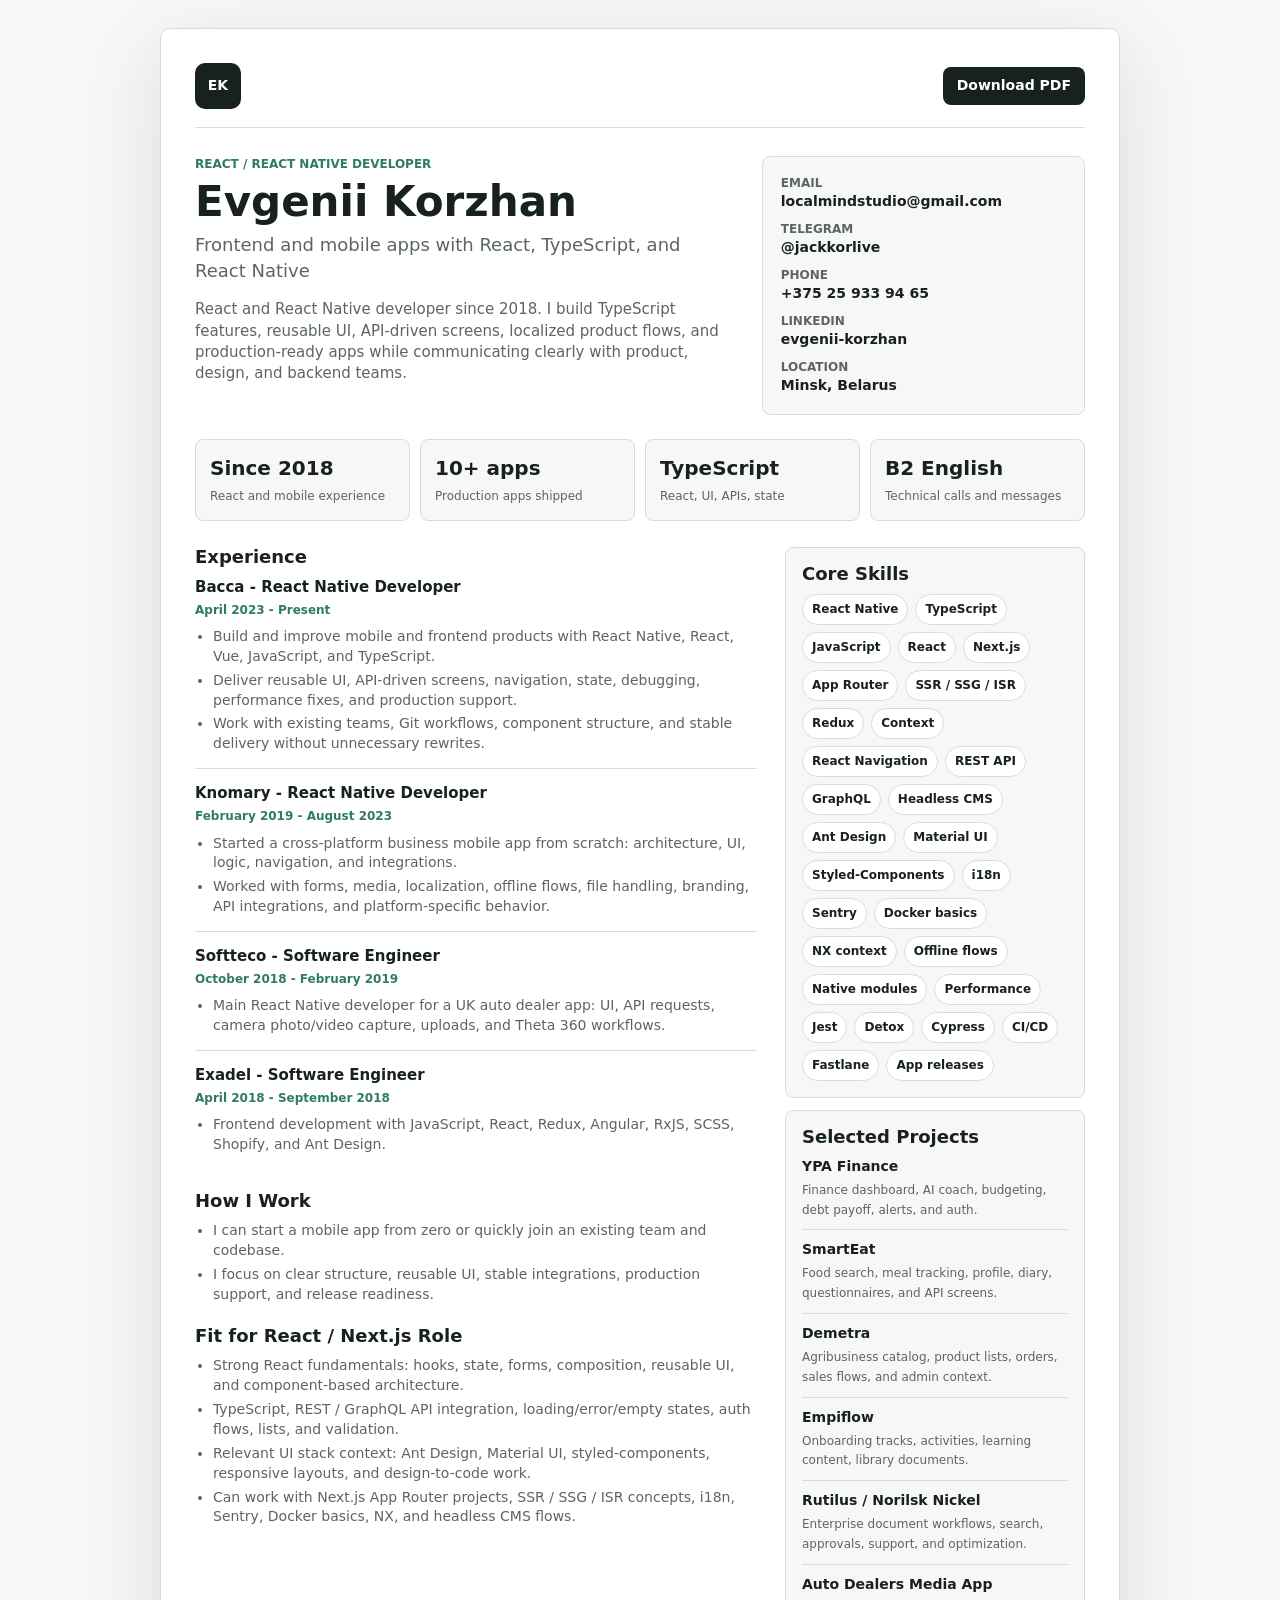
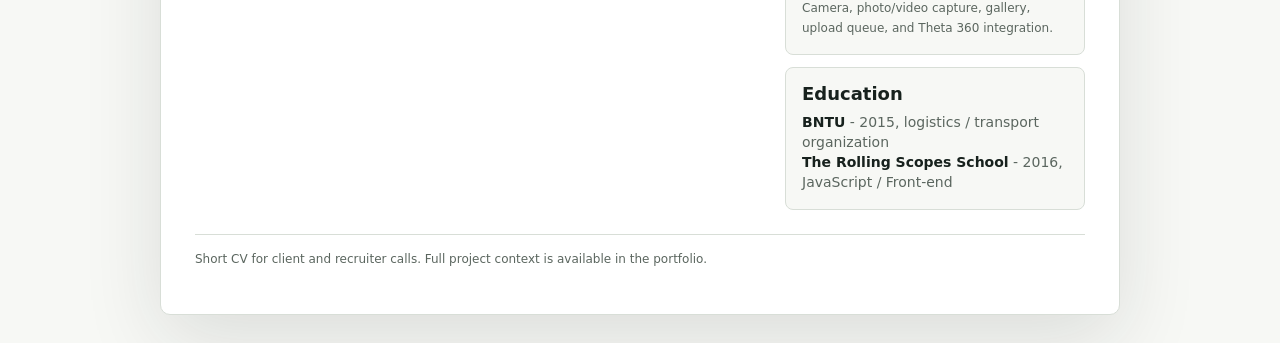
<file: resume.html>
<!doctype html>
<html lang="en">
  <head>
    <meta charset="utf-8" />
    <meta name="viewport" content="width=device-width, initial-scale=1" />
    <title>Evgenii Korzhan - React / React Native CV</title>
    <meta
      name="description"
      content="React and React Native CV for Evgenii Korzhan: TypeScript, React, API integrations, reusable UI, i18n, production support, Git, Docker basics, and frontend delivery."
    />
    <meta name="theme-color" content="#17211d" />
    <link rel="icon" href="./assets/favicon.svg?v=20260609-ek" type="image/svg+xml" />
    <link rel="stylesheet" href="./resume.css?v=20260610-overflow-fix" />
  </head>
  <body>
    <main class="page">
      <div class="topbar">
        <div class="mark">EK</div>
        <a class="download" href="./assets/evgenii-korzhan-react-native-cv.pdf" download="evgenii-korzhan-react-frontend-cv.pdf">Download PDF</a>
      </div>

      <header class="hero">
        <div>
          <p class="eyebrow">React / React Native Developer</p>
          <h1>Evgenii Korzhan</h1>
          <p class="subtitle">Frontend and mobile apps with React, TypeScript, and React Native</p>
          <p class="summary">
            React and React Native developer since 2018. I build TypeScript features, reusable UI, API-driven screens, localized product flows, and production-ready apps while communicating clearly with product, design, and backend teams.
          </p>
        </div>
        <aside class="contact" aria-label="Contact details">
          <div>
            <span>Email</span>
            <strong><a href="mailto:localmindstudio@gmail.com">localmindstudio@gmail.com</a></strong>
          </div>
          <div>
            <span>Telegram</span>
            <strong><a href="https://t.me/jackkorlive">@jackkorlive</a></strong>
          </div>
          <div>
            <span>Phone</span>
            <strong><a href="tel:+375259339465">+375 25 933 94 65</a></strong>
          </div>
          <div>
            <span>LinkedIn</span>
            <strong><a href="https://www.linkedin.com/in/evgenii-korzhan-442500195/">evgenii-korzhan</a></strong>
          </div>
          <div>
            <span>Location</span>
            <strong>Minsk, Belarus</strong>
          </div>
        </aside>
      </header>

      <section class="metrics" aria-label="Key numbers">
        <div class="metric">
          <strong>Since 2018</strong>
          <span>React and mobile experience</span>
        </div>
        <div class="metric">
          <strong>10+ apps</strong>
          <span>Production apps shipped</span>
        </div>
        <div class="metric">
          <strong>TypeScript</strong>
          <span>React, UI, APIs, state</span>
        </div>
        <div class="metric">
          <strong>B2 English</strong>
          <span>Technical calls and messages</span>
        </div>
      </section>

      <div class="content">
        <div>
          <section>
            <h2>Experience</h2>
            <article class="item">
              <h3>Bacca - React Native Developer</h3>
              <p class="meta">April 2023 - Present</p>
              <ul>
                <li>Build and improve mobile and frontend products with React Native, React, Vue, JavaScript, and TypeScript.</li>
                <li>Deliver reusable UI, API-driven screens, navigation, state, debugging, performance fixes, and production support.</li>
                <li>Work with existing teams, Git workflows, component structure, and stable delivery without unnecessary rewrites.</li>
              </ul>
            </article>
            <article class="item">
              <h3>Knomary - React Native Developer</h3>
              <p class="meta">February 2019 - August 2023</p>
              <ul>
                <li>Started a cross-platform business mobile app from scratch: architecture, UI, logic, navigation, and integrations.</li>
                <li>Worked with forms, media, localization, offline flows, file handling, branding, API integrations, and platform-specific behavior.</li>
              </ul>
            </article>
            <article class="item">
              <h3>Softteco - Software Engineer</h3>
              <p class="meta">October 2018 - February 2019</p>
              <ul>
                <li>Main React Native developer for a UK auto dealer app: UI, API requests, camera photo/video capture, uploads, and Theta 360 workflows.</li>
              </ul>
            </article>
            <article class="item">
              <h3>Exadel - Software Engineer</h3>
              <p class="meta">April 2018 - September 2018</p>
              <ul>
                <li>Frontend development with JavaScript, React, Redux, Angular, RxJS, SCSS, Shopify, and Ant Design.</li>
              </ul>
            </article>
          </section>

          <section>
            <h2>How I Work</h2>
            <ul>
              <li>I can start a mobile app from zero or quickly join an existing team and codebase.</li>
              <li>I focus on clear structure, reusable UI, stable integrations, production support, and release readiness.</li>
            </ul>
          </section>

          <section>
            <h2>Fit for React / Next.js Role</h2>
            <ul>
              <li>Strong React fundamentals: hooks, state, forms, composition, reusable UI, and component-based architecture.</li>
              <li>TypeScript, REST / GraphQL API integration, loading/error/empty states, auth flows, lists, and validation.</li>
              <li>Relevant UI stack context: Ant Design, Material UI, styled-components, responsive layouts, and design-to-code work.</li>
              <li>Can work with Next.js App Router projects, SSR / SSG / ISR concepts, i18n, Sentry, Docker basics, NX, and headless CMS flows.</li>
            </ul>
          </section>
        </div>

        <aside>
          <section class="side-card">
            <h2>Core Skills</h2>
            <div class="tags">
              <span>React Native</span>
              <span>TypeScript</span>
              <span>JavaScript</span>
              <span>React</span>
              <span>Next.js</span>
              <span>App Router</span>
              <span>SSR / SSG / ISR</span>
              <span>Redux</span>
              <span>Context</span>
              <span>React Navigation</span>
              <span>REST API</span>
              <span>GraphQL</span>
              <span>Headless CMS</span>
              <span>Ant Design</span>
              <span>Material UI</span>
              <span>Styled-Components</span>
              <span>i18n</span>
              <span>Sentry</span>
              <span>Docker basics</span>
              <span>NX context</span>
              <span>Offline flows</span>
              <span>Native modules</span>
              <span>Performance</span>
              <span>Jest</span>
              <span>Detox</span>
              <span>Cypress</span>
              <span>CI/CD</span>
              <span>Fastlane</span>
              <span>App releases</span>
            </div>
          </section>

          <section class="side-card">
            <h2>Selected Projects</h2>
            <div class="project-list">
              <div class="project">
                <strong>YPA Finance</strong>
                <span>Finance dashboard, AI coach, budgeting, debt payoff, alerts, and auth.</span>
              </div>
              <div class="project">
                <strong>SmartEat</strong>
                <span>Food search, meal tracking, profile, diary, questionnaires, and API screens.</span>
              </div>
              <div class="project">
                <strong>Demetra</strong>
                <span>Agribusiness catalog, product lists, orders, sales flows, and admin context.</span>
              </div>
              <div class="project">
                <strong>Empiflow</strong>
                <span>Onboarding tracks, activities, learning content, library documents.</span>
              </div>
              <div class="project">
                <strong>Rutilus / Norilsk Nickel</strong>
                <span>Enterprise document workflows, search, approvals, support, and optimization.</span>
              </div>
              <div class="project">
                <strong>Auto Dealers Media App</strong>
                <span>Camera, photo/video capture, gallery, upload queue, and Theta 360 integration.</span>
              </div>
            </div>
          </section>

          <section class="side-card">
            <h2>Education</h2>
            <p class="education-line">
              <strong>BNTU</strong> - 2015, logistics / transport organization<br />
              <strong>The Rolling Scopes School</strong> - 2016, JavaScript / Front-end
            </p>
          </section>
        </aside>
      </div>

      <p class="print-note">Short CV for client and recruiter calls. Full project context is available in the portfolio.</p>
    </main>
  </body>
</html>
</file>
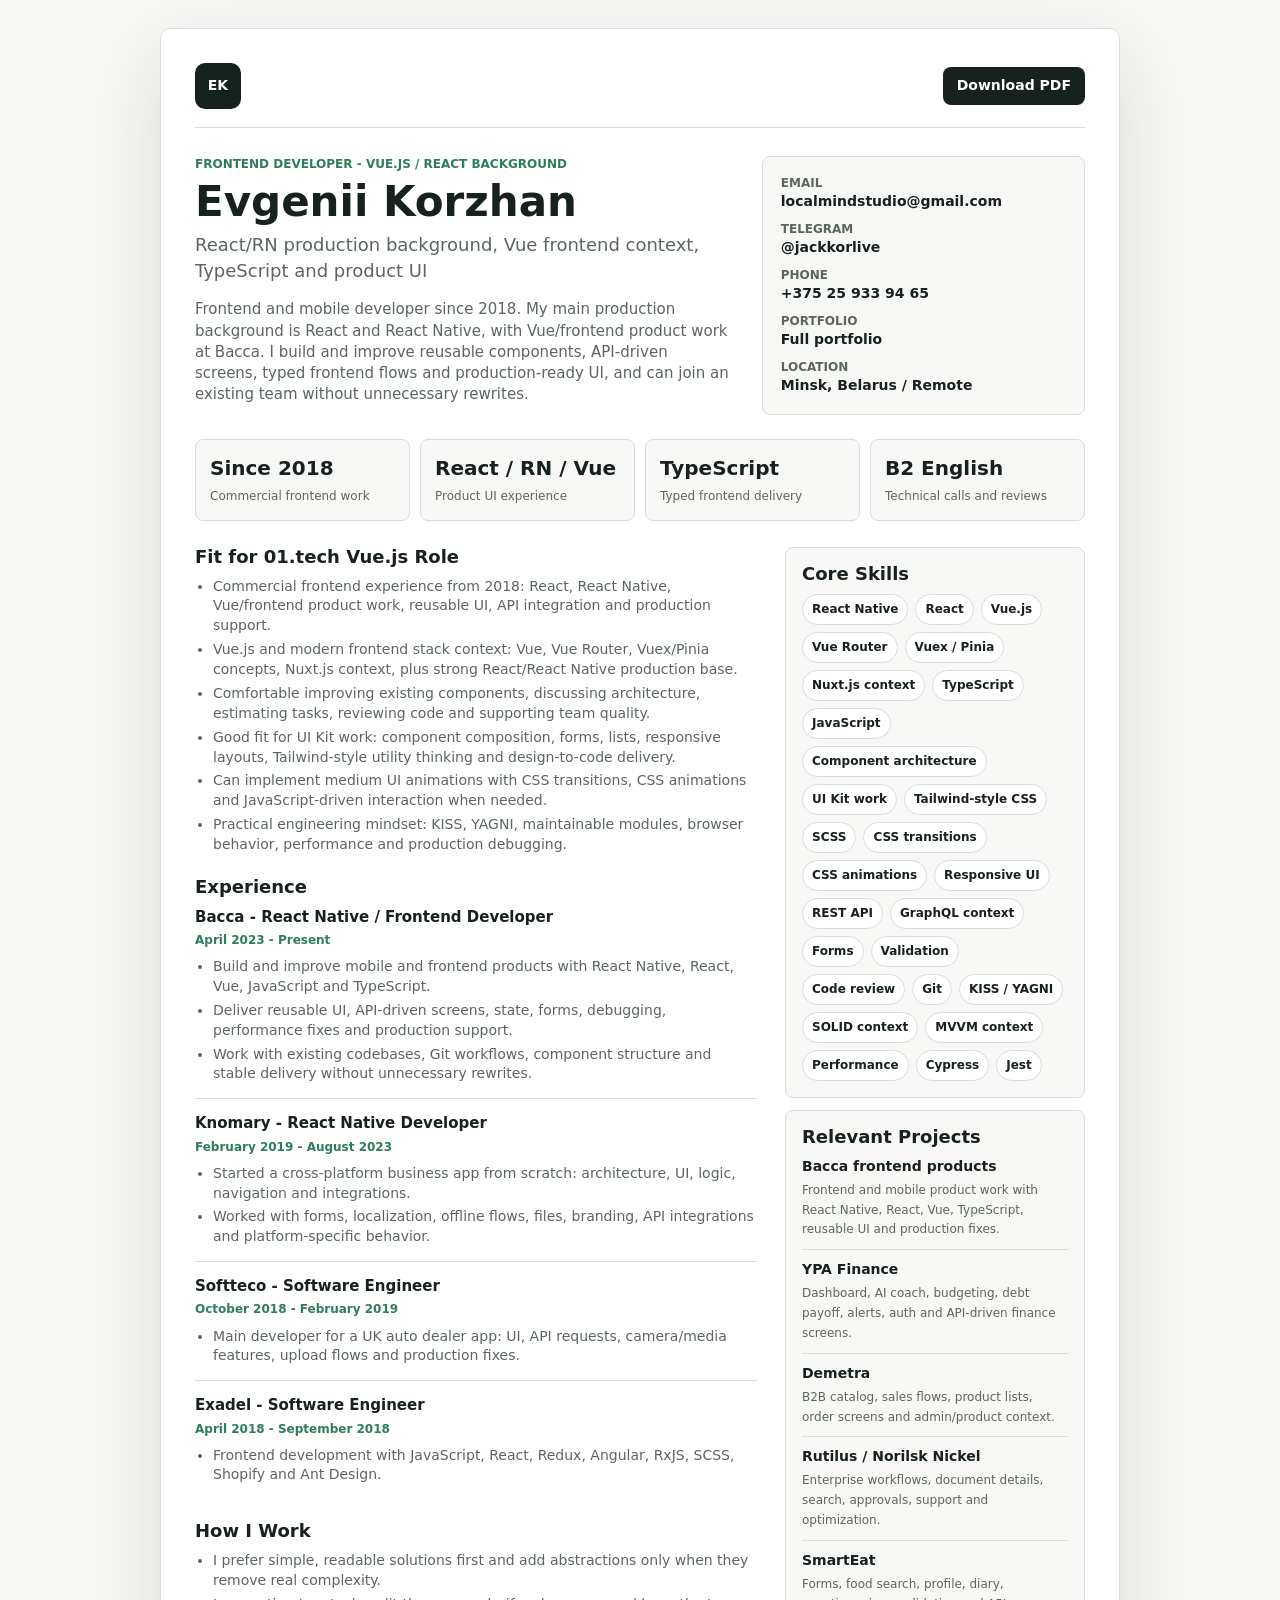
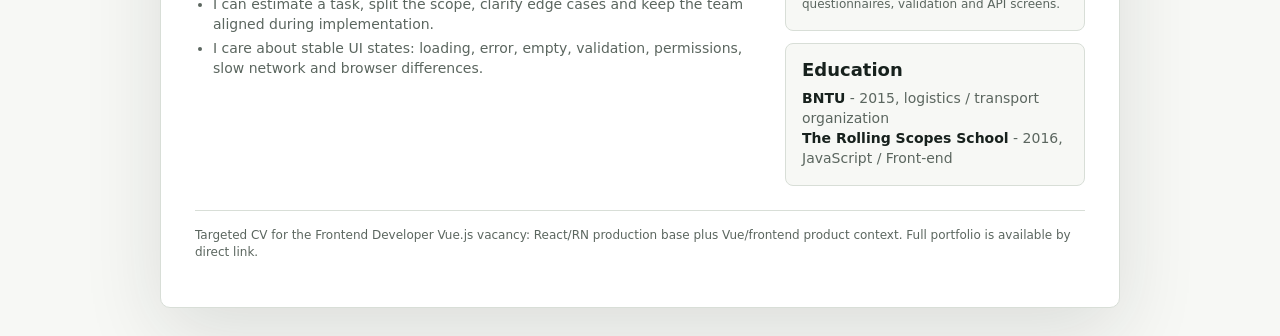
<file: v/vue-dev-1/resume.html>
<!doctype html>
<html lang="en">
  <head>
    <meta charset="utf-8" />
    <meta name="viewport" content="width=device-width, initial-scale=1" />
    <title>Evgenii Korzhan - Vue.js / React Frontend CV</title>
    <meta name="robots" content="noindex, nofollow" />
    <meta
      name="description"
      content="Targeted frontend CV for Evgenii Korzhan: React Native, React, Vue, TypeScript, reusable UI, product frontend, API integration, animations, code review, and production support."
    />
    <meta name="theme-color" content="#17211d" />
    <link rel="icon" href="../../assets/favicon.svg?v=20260609-ek" type="image/svg+xml" />
    <link rel="stylesheet" href="../../resume.css?v=20260610-overflow-fix" />
  </head>
  <body>
    <main class="page">
      <div class="topbar">
        <div class="mark">EK</div>
        <a class="download" href="./evgenii-korzhan-vue-frontend-cv.pdf" download="evgenii-korzhan-vue-frontend-cv.pdf">Download PDF</a>
      </div>

      <header class="hero">
        <div>
          <p class="eyebrow">Frontend Developer - Vue.js / React background</p>
          <h1>Evgenii Korzhan</h1>
          <p class="subtitle">React/RN production background, Vue frontend context, TypeScript and product UI</p>
          <p class="summary">
            Frontend and mobile developer since 2018. My main production background is React and React Native, with Vue/frontend product work at Bacca. I build and improve reusable components, API-driven screens, typed frontend flows and production-ready UI, and can join an existing team without unnecessary rewrites.
          </p>
        </div>
        <aside class="contact" aria-label="Contact details">
          <div>
            <span>Email</span>
            <strong><a href="mailto:localmindstudio@gmail.com">localmindstudio@gmail.com</a></strong>
          </div>
          <div>
            <span>Telegram</span>
            <strong><a href="https://t.me/jackkorlive">@jackkorlive</a></strong>
          </div>
          <div>
            <span>Phone</span>
            <strong><a href="tel:+375259339465">+375 25 933 94 65</a></strong>
          </div>
          <div>
            <span>Portfolio</span>
            <strong><a href="../../index.html">Full portfolio</a></strong>
          </div>
          <div>
            <span>Location</span>
            <strong>Minsk, Belarus / Remote</strong>
          </div>
        </aside>
      </header>

      <section class="metrics" aria-label="Key numbers">
        <div class="metric">
          <strong>Since 2018</strong>
          <span>Commercial frontend work</span>
        </div>
        <div class="metric">
          <strong>React / RN / Vue</strong>
          <span>Product UI experience</span>
        </div>
        <div class="metric">
          <strong>TypeScript</strong>
          <span>Typed frontend delivery</span>
        </div>
        <div class="metric">
          <strong>B2 English</strong>
          <span>Technical calls and reviews</span>
        </div>
      </section>

      <div class="content">
        <div>
          <section>
            <h2>Fit for 01.tech Vue.js Role</h2>
            <ul>
              <li>Commercial frontend experience from 2018: React, React Native, Vue/frontend product work, reusable UI, API integration and production support.</li>
              <li>Vue.js and modern frontend stack context: Vue, Vue Router, Vuex/Pinia concepts, Nuxt.js context, plus strong React/React Native production base.</li>
              <li>Comfortable improving existing components, discussing architecture, estimating tasks, reviewing code and supporting team quality.</li>
              <li>Good fit for UI Kit work: component composition, forms, lists, responsive layouts, Tailwind-style utility thinking and design-to-code delivery.</li>
              <li>Can implement medium UI animations with CSS transitions, CSS animations and JavaScript-driven interaction when needed.</li>
              <li>Practical engineering mindset: KISS, YAGNI, maintainable modules, browser behavior, performance and production debugging.</li>
            </ul>
          </section>

          <section>
            <h2>Experience</h2>
            <article class="item">
              <h3>Bacca - React Native / Frontend Developer</h3>
              <p class="meta">April 2023 - Present</p>
              <ul>
                <li>Build and improve mobile and frontend products with React Native, React, Vue, JavaScript and TypeScript.</li>
                <li>Deliver reusable UI, API-driven screens, state, forms, debugging, performance fixes and production support.</li>
                <li>Work with existing codebases, Git workflows, component structure and stable delivery without unnecessary rewrites.</li>
              </ul>
            </article>
            <article class="item">
              <h3>Knomary - React Native Developer</h3>
              <p class="meta">February 2019 - August 2023</p>
              <ul>
                <li>Started a cross-platform business app from scratch: architecture, UI, logic, navigation and integrations.</li>
                <li>Worked with forms, localization, offline flows, files, branding, API integrations and platform-specific behavior.</li>
              </ul>
            </article>
            <article class="item">
              <h3>Softteco - Software Engineer</h3>
              <p class="meta">October 2018 - February 2019</p>
              <ul>
                <li>Main developer for a UK auto dealer app: UI, API requests, camera/media features, upload flows and production fixes.</li>
              </ul>
            </article>
            <article class="item">
              <h3>Exadel - Software Engineer</h3>
              <p class="meta">April 2018 - September 2018</p>
              <ul>
                <li>Frontend development with JavaScript, React, Redux, Angular, RxJS, SCSS, Shopify and Ant Design.</li>
              </ul>
            </article>
          </section>

          <section>
            <h2>How I Work</h2>
            <ul>
              <li>I prefer simple, readable solutions first and add abstractions only when they remove real complexity.</li>
              <li>I can estimate a task, split the scope, clarify edge cases and keep the team aligned during implementation.</li>
              <li>I care about stable UI states: loading, error, empty, validation, permissions, slow network and browser differences.</li>
            </ul>
          </section>
        </div>

        <aside>
          <section class="side-card">
            <h2>Core Skills</h2>
            <div class="tags">
              <span>React Native</span>
              <span>React</span>
              <span>Vue.js</span>
              <span>Vue Router</span>
              <span>Vuex / Pinia</span>
              <span>Nuxt.js context</span>
              <span>TypeScript</span>
              <span>JavaScript</span>
              <span>Component architecture</span>
              <span>UI Kit work</span>
              <span>Tailwind-style CSS</span>
              <span>SCSS</span>
              <span>CSS transitions</span>
              <span>CSS animations</span>
              <span>Responsive UI</span>
              <span>REST API</span>
              <span>GraphQL context</span>
              <span>Forms</span>
              <span>Validation</span>
              <span>Code review</span>
              <span>Git</span>
              <span>KISS / YAGNI</span>
              <span>SOLID context</span>
              <span>MVVM context</span>
              <span>Performance</span>
              <span>Cypress</span>
              <span>Jest</span>
            </div>
          </section>

          <section class="side-card">
            <h2>Relevant Projects</h2>
            <div class="project-list">
              <div class="project">
                <strong>Bacca frontend products</strong>
                <span>Frontend and mobile product work with React Native, React, Vue, TypeScript, reusable UI and production fixes.</span>
              </div>
              <div class="project">
                <strong>YPA Finance</strong>
                <span>Dashboard, AI coach, budgeting, debt payoff, alerts, auth and API-driven finance screens.</span>
              </div>
              <div class="project">
                <strong>Demetra</strong>
                <span>B2B catalog, sales flows, product lists, order screens and admin/product context.</span>
              </div>
              <div class="project">
                <strong>Rutilus / Norilsk Nickel</strong>
                <span>Enterprise workflows, document details, search, approvals, support and optimization.</span>
              </div>
              <div class="project">
                <strong>SmartEat</strong>
                <span>Forms, food search, profile, diary, questionnaires, validation and API screens.</span>
              </div>
            </div>
          </section>

          <section class="side-card">
            <h2>Education</h2>
            <p class="education-line">
              <strong>BNTU</strong> - 2015, logistics / transport organization<br />
              <strong>The Rolling Scopes School</strong> - 2016, JavaScript / Front-end
            </p>
          </section>
        </aside>
      </div>

      <p class="print-note">Targeted CV for the Frontend Developer Vue.js vacancy: React/RN production base plus Vue/frontend product context. Full portfolio is available by direct link.</p>
    </main>
  </body>
</html>
</file>
<file: styles.css>
:root {
  --ink: #17211d;
  --muted: #5b665f;
  --line: #d7ded8;
  --paper: #f7f8f5;
  --white: #ffffff;
  --green: #2f7d5a;
  --blue: #2e6f95;
  --coral: #c85f46;
  --gold: #c2973d;
  --shadow: 0 20px 60px rgba(23, 33, 29, 0.12);
}

* {
  box-sizing: border-box;
}

html {
  overflow-x: hidden;
  scroll-behavior: smooth;
}

body {
  margin: 0;
  overflow-x: hidden;
  background: var(--paper);
  color: var(--ink);
  font-family: Inter, ui-sans-serif, system-ui, -apple-system, BlinkMacSystemFont, "Segoe UI", sans-serif;
  line-height: 1.5;
}

html.particle-fullscreen-lock,
body.particle-fullscreen-lock {
  overflow: hidden;
}

a {
  color: inherit;
}

.hero {
  min-height: 92vh;
  background: var(--white);
  border-bottom: 1px solid var(--line);
}

.nav {
  display: flex;
  align-items: center;
  justify-content: space-between;
  width: min(1180px, calc(100% - 40px));
  margin: 0 auto;
  padding: 22px 0;
}

.brand {
  font-weight: 760;
  text-decoration: none;
}

.nav-links {
  display: flex;
  flex-wrap: wrap;
  gap: 22px;
  color: var(--muted);
  font-size: 14px;
}

.nav-links a {
  text-decoration: none;
}

.hero-grid {
  display: grid;
  grid-template-columns: minmax(300px, 0.9fr) minmax(380px, 1.1fr);
  gap: 46px;
  align-items: center;
  width: min(1180px, calc(100% - 40px));
  margin: 0 auto;
  padding: 42px 0 70px;
}

.eyebrow {
  margin: 0 0 12px;
  color: var(--green);
  font-size: 13px;
  font-weight: 760;
  letter-spacing: 0;
  text-transform: uppercase;
}

h1,
h2,
h3,
h4,
p {
  margin-top: 0;
}

h1 {
  max-width: 650px;
  margin-bottom: 22px;
  font-size: clamp(44px, 6vw, 76px);
  line-height: 0.95;
  letter-spacing: 0;
}

.lead {
  max-width: 620px;
  color: var(--muted);
  font-size: 19px;
}

.hero-actions {
  display: flex;
  flex-wrap: wrap;
  gap: 12px;
  margin-top: 28px;
}

.button {
  display: inline-flex;
  align-items: center;
  justify-content: center;
  min-height: 44px;
  padding: 0 18px;
  border-radius: 8px;
  font-weight: 720;
  text-decoration: none;
}

.button.primary {
  background: var(--ink);
  color: var(--white);
}

.button.secondary {
  border: 1px solid var(--line);
  color: var(--ink);
}

.button,
.screen-link,
.gallery-close,
.phone,
.skill-cube,
.particle-showcase {
  will-change: transform;
}

.particle-widget {
  position: relative;
  display: grid;
  gap: 22px;
  width: 100%;
  min-width: 0;
}

.hero-copy {
  min-width: 0;
}

.particle-showcase {
  position: relative;
  display: block;
  width: 100%;
  min-height: 430px;
  padding: 0;
  overflow: hidden;
  border: 0;
  border-radius: 8px;
  background:
    linear-gradient(145deg, rgba(47, 125, 90, 0.2), transparent 34%),
    linear-gradient(315deg, rgba(200, 95, 70, 0.18), transparent 32%),
    linear-gradient(180deg, #121a17 0%, #1b2621 100%);
  box-shadow: var(--shadow);
  cursor: pointer;
  isolation: isolate;
  touch-action: none;
  transform: translateZ(0);
  user-select: none;
  transition: box-shadow 260ms ease, transform 320ms cubic-bezier(0.2, 0.8, 0.2, 1);
  appearance: none;
}

.particle-showcase::before {
  position: absolute;
  inset: 0;
  z-index: 1;
  pointer-events: none;
  background:
    linear-gradient(rgba(255, 255, 255, 0.04) 1px, transparent 1px),
    linear-gradient(90deg, rgba(255, 255, 255, 0.04) 1px, transparent 1px);
  background-size: 42px 42px;
  content: "";
  -webkit-mask-image: linear-gradient(180deg, transparent, #000 18%, #000 82%, transparent);
  mask-image: linear-gradient(180deg, transparent, #000 18%, #000 82%, transparent);
}

.particle-showcase::after {
  position: absolute;
  inset: 0;
  z-index: 2;
  pointer-events: none;
  background: linear-gradient(120deg, transparent 0 34%, rgba(255, 255, 255, 0.16) 48%, transparent 62% 100%);
  content: "";
  opacity: 0;
  transform: translateX(-58%);
  transition: opacity 220ms ease, transform 680ms ease;
}

.particle-showcase:hover,
.particle-showcase:focus-visible,
.particle-showcase.is-active {
  box-shadow: 0 30px 90px rgba(23, 33, 29, 0.24);
  transform: scale(1.035);
}

.particle-showcase:hover::after,
.particle-showcase:focus-visible::after,
.particle-showcase.is-active::after {
  opacity: 1;
  transform: translateX(58%);
}

.particle-showcase:focus-visible {
  outline: 3px solid rgba(47, 125, 90, 0.32);
  outline-offset: 6px;
}

.particle-widget:fullscreen,
.particle-widget:-webkit-full-screen,
.particle-widget.is-fullscreen {
  display: grid;
  grid-template-rows: minmax(0, 1fr) auto;
  gap: 12px;
  width: 100vw;
  height: 100vh;
  min-height: 100vh;
  padding: 18px;
  overflow: hidden;
  background: #121a17;
}

.particle-widget.is-fullscreen {
  position: fixed;
  inset: 0;
  z-index: 1000;
}

.particle-widget:fullscreen .particle-showcase,
.particle-widget:-webkit-full-screen .particle-showcase,
.particle-widget.is-fullscreen .particle-showcase,
.particle-widget:fullscreen .particle-showcase:hover,
.particle-widget:-webkit-full-screen .particle-showcase:hover,
.particle-widget.is-fullscreen .particle-showcase:hover,
.particle-widget:fullscreen .particle-showcase:focus-visible,
.particle-widget:-webkit-full-screen .particle-showcase:focus-visible,
.particle-widget.is-fullscreen .particle-showcase:focus-visible,
.particle-widget:fullscreen .particle-showcase.is-active,
.particle-widget:-webkit-full-screen .particle-showcase.is-active,
.particle-widget.is-fullscreen .particle-showcase.is-active {
  height: 100%;
  min-height: 0;
  border-radius: 0;
  box-shadow: none;
  transform: none;
  aspect-ratio: auto;
}

.particle-widget:fullscreen .particle-game,
.particle-widget:-webkit-full-screen .particle-game,
.particle-widget.is-fullscreen .particle-game {
  margin-right: max(0px, env(safe-area-inset-right));
  margin-bottom: max(0px, env(safe-area-inset-bottom));
  margin-left: max(0px, env(safe-area-inset-left));
}

.particle-widget:fullscreen .particle-fullscreen-button,
.particle-widget:-webkit-full-screen .particle-fullscreen-button,
.particle-widget.is-fullscreen .particle-fullscreen-button {
  top: max(14px, env(safe-area-inset-top));
  right: max(14px, env(safe-area-inset-right));
}

.particle-canvas {
  position: absolute;
  inset: 0;
  z-index: 0;
  width: 100%;
  height: 100%;
}

.particle-tooltip {
  position: absolute;
  top: 0;
  left: 0;
  z-index: 3;
  display: grid;
  gap: 4px;
  width: min(245px, calc(100% - 32px));
  padding: 12px 14px;
  border: 1px solid rgba(238, 246, 242, 0.18);
  border-radius: 8px;
  background: rgba(12, 18, 16, 0.82);
  color: var(--white);
  box-shadow: 0 18px 45px rgba(0, 0, 0, 0.28);
  opacity: 0;
  pointer-events: none;
  text-align: left;
  transform: translate3d(var(--tooltip-x, 0), var(--tooltip-y, 0), 0) scale(0.96);
  transform-origin: 18px 18px;
  transition: opacity 160ms ease, transform 220ms cubic-bezier(0.2, 0.8, 0.2, 1);
  backdrop-filter: blur(10px);
}

.particle-tooltip.is-visible {
  opacity: 1;
  transform: translate3d(var(--tooltip-x, 0), var(--tooltip-y, 0), 0) scale(1);
}

.particle-tooltip-kicker {
  color: #9bd0b7;
  font-size: 11px;
  font-weight: 820;
  letter-spacing: 0;
  text-transform: uppercase;
}

.particle-tooltip strong {
  display: block;
  font-size: 16px;
  line-height: 1.15;
}

.particle-tooltip span:last-child {
  color: rgba(255, 255, 255, 0.74);
  font-size: 13px;
  line-height: 1.35;
}

.particle-showcase.is-game-running .particle-tooltip {
  opacity: 0;
}

.particle-fullscreen-button {
  position: absolute;
  top: 10px;
  right: 10px;
  z-index: 5;
  display: inline-grid;
  place-items: center;
  width: 34px;
  height: 34px;
  padding: 0;
  border: 1px solid rgba(238, 246, 242, 0.22);
  border-radius: 8px;
  background: rgba(12, 18, 16, 0.68);
  color: rgba(255, 255, 255, 0.88);
  cursor: pointer;
  pointer-events: auto;
  transition: background 160ms ease, border-color 160ms ease, color 160ms ease, transform 160ms ease;
  backdrop-filter: blur(10px);
}

.particle-fullscreen-button:hover,
.particle-fullscreen-button:focus-visible {
  border-color: rgba(238, 246, 242, 0.42);
  background: rgba(12, 18, 16, 0.86);
  color: var(--white);
  transform: translateY(-1px);
}

.particle-fullscreen-button:focus-visible {
  outline: 3px solid rgba(155, 208, 183, 0.32);
  outline-offset: 3px;
}

.particle-fullscreen-icon {
  width: 16px;
  height: 16px;
  fill: none;
  stroke: currentColor;
  stroke-linecap: round;
  stroke-linejoin: round;
  stroke-width: 2;
}

.particle-fullscreen-icon-compress,
.particle-widget.is-fullscreen .particle-fullscreen-icon-expand {
  display: none;
}

.particle-widget.is-fullscreen .particle-fullscreen-icon-compress {
  display: block;
}

.particle-game {
  display: grid;
  grid-template-columns: 1fr auto;
  gap: 10px 12px;
  align-items: center;
  padding: 12px;
  border: 1px solid rgba(238, 246, 242, 0.16);
  border-radius: 8px;
  background: rgba(12, 18, 16, 0.72);
  box-shadow: 0 18px 45px rgba(0, 0, 0, 0.24);
  color: var(--white);
  pointer-events: auto;
  text-align: left;
  backdrop-filter: blur(10px);
}

.particle-widget.is-game-running .particle-game {
  border-color: rgba(155, 208, 183, 0.42);
}

.particle-game-stats {
  display: flex;
  flex-wrap: wrap;
  gap: 8px;
}

.particle-game-stats span {
  display: inline-flex;
  align-items: baseline;
  gap: 4px;
  min-height: 32px;
  padding: 0 10px;
  border: 1px solid rgba(238, 246, 242, 0.15);
  border-radius: 8px;
  background: rgba(255, 255, 255, 0.07);
  color: rgba(255, 255, 255, 0.76);
  font-size: 12px;
  font-weight: 760;
}

.particle-game-stats strong {
  color: var(--white);
  font-size: 18px;
  line-height: 1;
}

.particle-game-start {
  min-height: 36px;
  padding: 0 14px;
  border-radius: 8px;
  cursor: pointer;
  font: inherit;
  font-size: 13px;
  font-weight: 820;
  pointer-events: auto;
  transition: background 160ms ease, border-color 160ms ease, transform 160ms ease;
}

.particle-game-start {
  border: 1px solid rgba(155, 208, 183, 0.5);
  background: #9bd0b7;
  color: #0f1714;
}

.particle-game-start:hover,
.particle-game-start:focus-visible {
  background: #b7e4cf;
  transform: translateY(-1px);
}

.particle-game-start:disabled {
  cursor: default;
  opacity: 0.76;
  transform: none;
}

.particle-game p {
  grid-column: 1 / -1;
  margin: 0;
  color: rgba(255, 255, 255, 0.72);
  font-size: 13px;
  line-height: 1.35;
}

.particle-widget.is-game-finished .particle-game p {
  color: #f0d58d;
}

.hero-media {
  overflow: hidden;
  border-radius: 8px;
  box-shadow: var(--shadow);
}

.hero-media img {
  display: block;
  width: 100%;
  aspect-ratio: 16 / 10;
  object-fit: cover;
}

.summary {
  display: grid;
  grid-template-columns: repeat(4, 1fr);
  width: min(1180px, calc(100% - 40px));
  margin: -38px auto 0;
  overflow: hidden;
  border: 1px solid var(--line);
  border-radius: 8px;
  background: var(--white);
  box-shadow: var(--shadow);
}

.summary div {
  padding: 24px;
}

.summary div + div {
  border-left: 1px solid var(--line);
}

.summary span {
  display: block;
  margin-bottom: 6px;
  font-size: 24px;
  font-weight: 780;
}

.summary p {
  margin: 0;
  color: var(--muted);
}

.role-fit {
  margin-top: 58px;
}

.role-fit-grid {
  display: grid;
  grid-template-columns: repeat(4, minmax(0, 1fr));
  gap: 12px;
}

.role-fit-card {
  min-height: 210px;
  padding: 22px;
  border: 1px solid #cbd6cf;
  border-radius: 8px;
  background:
    linear-gradient(180deg, rgba(47, 125, 90, 0.045), transparent 42%),
    var(--white);
  box-shadow: 0 16px 46px rgba(23, 33, 29, 0.1);
}

.role-fit-card span {
  display: block;
  margin-bottom: 12px;
  color: var(--green);
  font-size: 12px;
  font-weight: 820;
  text-transform: uppercase;
}

.role-fit-card strong {
  display: block;
  margin-bottom: 12px;
  font-size: 21px;
  line-height: 1.08;
}

.role-fit-card p {
  margin: 0;
  color: #46534c;
  font-size: 15px;
}

.section {
  width: min(1180px, calc(100% - 40px));
  margin: 72px auto;
}

.section-heading {
  max-width: 720px;
  margin-bottom: 26px;
}

h2 {
  margin-bottom: 12px;
  font-size: clamp(30px, 4vw, 46px);
  line-height: 1;
  letter-spacing: 0;
}

.case {
  display: grid;
  grid-template-columns: 260px 1fr;
  gap: 34px;
  align-items: center;
  padding: 28px 0;
  border-top: 1px solid var(--line);
}

.case:last-child {
  border-bottom: 1px solid var(--line);
}

.case-title {
  display: flex;
  flex-wrap: wrap;
  gap: 12px;
  align-items: baseline;
  justify-content: space-between;
}

h3 {
  margin-bottom: 10px;
  font-size: 27px;
  line-height: 1.1;
}

.case-title a,
.case-title span {
  color: var(--green);
  font-size: 14px;
  font-weight: 720;
}

.case-copy p {
  color: var(--muted);
  font-size: 17px;
}

h4 {
  margin: 20px 0 8px;
  font-size: 14px;
  text-transform: uppercase;
  letter-spacing: 0;
}

ul {
  margin: 0;
  padding-left: 20px;
  color: var(--muted);
}

li + li {
  margin-top: 6px;
}

.screen-link {
  margin-top: 18px;
  min-height: 38px;
  padding: 0 14px;
  border: 1px solid var(--line);
  border-radius: 8px;
  background: var(--white);
  color: var(--ink);
  font: inherit;
  font-weight: 720;
  cursor: pointer;
  transition: border-color 180ms ease, transform 180ms ease;
}

.screen-link:hover,
.screen-link:focus-visible {
  border-color: var(--green);
  transform: translateY(-1px);
}

.case-actions {
  display: flex;
  flex-wrap: wrap;
  gap: 10px;
  margin-top: 18px;
}

.case-actions .screen-link {
  margin-top: 0;
}

.phone {
  position: relative;
  display: block;
  width: 230px;
  height: 348px;
  margin: 0 auto;
  padding: 0;
  overflow: hidden;
  border: 1px solid var(--line);
  border-radius: 8px;
  background: var(--white);
  box-shadow: 0 18px 45px rgba(23, 33, 29, 0.17);
  cursor: pointer;
  appearance: none;
  font: inherit;
  transition: transform 180ms ease, box-shadow 180ms ease;
}

.phone::after {
  position: absolute;
  inset: 0;
  z-index: 2;
  border-radius: inherit;
  pointer-events: none;
  content: "";
  opacity: 0;
  background: linear-gradient(110deg, transparent 0 32%, rgba(255, 255, 255, 0.44) 45%, transparent 58% 100%);
  transform: translateX(-70%);
  transition: opacity 220ms ease, transform 620ms ease;
}

.phone:hover,
.phone:focus-visible {
  transform: translateY(-4px);
  box-shadow: 0 24px 55px rgba(23, 33, 29, 0.22);
}

.phone:hover::after,
.phone:focus-visible::after {
  opacity: 1;
  transform: translateX(70%);
}

.phone:focus-visible {
  outline: 3px solid rgba(47, 125, 90, 0.32);
  outline-offset: 5px;
}

.phone-top {
  display: none;
}

.screen {
  position: relative;
  display: flex;
  flex-direction: column;
  width: 100%;
  height: 100%;
  padding: 0;
  overflow: hidden;
  border-radius: 8px;
  background: var(--white);
}

.phone-preview {
  position: absolute;
  inset: 0;
  width: 100%;
  height: 100%;
  border-radius: 8px;
  object-fit: contain;
}

.screen-row,
.card-line,
.task,
.progress {
  height: 18px;
  border-radius: 7px;
  background: rgba(23, 33, 29, 0.15);
}

.screen-row.large {
  height: 58px;
}

.screen-row.short {
  width: 68%;
}

.screen-grid {
  display: grid;
  grid-template-columns: 1fr 1fr;
  gap: 10px;
}

.screen-grid span {
  height: 58px;
  border-radius: 8px;
  background: rgba(47, 125, 90, 0.18);
}

.chart {
  display: flex;
  align-items: end;
  gap: 8px;
  height: 92px;
  padding: 8px;
  border-radius: 8px;
  background: rgba(255, 255, 255, 0.72);
}

.chart i {
  flex: 1;
  border-radius: 5px 5px 0 0;
  background: var(--green);
}

.chart i:nth-child(1) { height: 36%; }
.chart i:nth-child(2) { height: 68%; background: var(--blue); }
.chart i:nth-child(3) { height: 52%; }
.chart i:nth-child(4) { height: 82%; background: var(--gold); }
.chart i:nth-child(5) { height: 45%; background: var(--coral); }

.finance-phone .screen {
  background: #edf6f2;
}

.nutrition-phone .screen {
  background: #eeeffa;
}

.agro-phone .screen {
  background: #e7f2e4;
}

.onboarding-phone .screen {
  background: #f3f0e6;
}

.avatar-row {
  display: flex;
  gap: 8px;
}

.avatar-row span {
  width: 40px;
  height: 40px;
  border-radius: 50%;
  background: var(--blue);
}

.avatar-row span:nth-child(2) {
  background: var(--coral);
}

.avatar-row span:nth-child(3) {
  background: var(--gold);
}

.task {
  height: 48px;
  background: rgba(46, 111, 149, 0.16);
}

.task.done {
  background: rgba(47, 125, 90, 0.22);
}

.task.active {
  background: rgba(200, 95, 70, 0.2);
}

.progress {
  height: 12px;
  width: 78%;
  background: var(--green);
}

.hr-phone .screen {
  background: #eef3fa;
}

.calendar-grid {
  display: grid;
  grid-template-columns: repeat(4, 1fr);
  gap: 8px;
}

.calendar-grid span {
  height: 38px;
  border-radius: 8px;
  background: rgba(46, 111, 149, 0.17);
}

.calendar-grid span:nth-child(3n) {
  background: rgba(194, 151, 61, 0.22);
}

.media-phone .screen {
  background: #f5ece7;
}

.documents-phone .screen {
  background: #edf1f5;
}

.document-header {
  height: 68px;
  border-radius: 8px;
  background: rgba(23, 33, 29, 0.13);
}

.doc-list {
  display: grid;
  gap: 8px;
}

.doc-list span {
  height: 23px;
  border-radius: 7px;
  background: rgba(46, 111, 149, 0.18);
}

.doc-list span:nth-child(3n) {
  background: rgba(47, 125, 90, 0.2);
}

.lens {
  width: 118px;
  height: 118px;
  margin: 10px auto 4px;
  border: 12px solid rgba(23, 33, 29, 0.12);
  border-radius: 50%;
  background: radial-gradient(circle at 40% 38%, #ffffff 0 8%, var(--blue) 9% 30%, var(--ink) 31% 100%);
}

.media-strip {
  display: grid;
  grid-template-columns: repeat(3, 1fr);
  gap: 8px;
}

.media-strip span {
  height: 54px;
  border-radius: 8px;
  background: rgba(200, 95, 70, 0.18);
}

.skill-grid {
  display: grid;
  grid-template-columns: repeat(3, minmax(0, 1fr));
  gap: 14px;
  perspective: 1200px;
}

.skill-cube {
  position: relative;
  display: block;
  min-height: 214px;
  padding: 0;
  border: 0;
  background: transparent;
  color: inherit;
  cursor: pointer;
  font: inherit;
  text-align: left;
  transform-style: preserve-3d;
  transition: transform 200ms ease;
}

.skill-cube:nth-child(3n + 1) {
  --cube-accent: var(--green);
  --cube-tint: #eef7f2;
}

.skill-cube:nth-child(3n + 2) {
  --cube-accent: var(--blue);
  --cube-tint: #edf4f7;
}

.skill-cube:nth-child(3n) {
  --cube-accent: var(--coral);
  --cube-tint: #fbf0ec;
}

.skill-cube:hover,
.skill-cube:focus-visible {
  transform: translateY(-4px);
}

.skill-cube:focus-visible {
  outline: 3px solid rgba(47, 125, 90, 0.32);
  outline-offset: 5px;
}

.cube-inner {
  position: relative;
  display: block;
  width: 100%;
  min-height: 214px;
  transform-style: preserve-3d;
  transition: transform 720ms cubic-bezier(0.2, 0.8, 0.2, 1);
}

.skill-cube:hover,
.skill-cube:focus-visible {
  z-index: 4;
}

.skill-cube:hover .cube-inner,
.skill-cube:focus-visible .cube-inner {
  transform: rotateY(180deg);
}

.cube-face {
  position: absolute;
  inset: 0;
  display: flex;
  flex-direction: column;
  justify-content: space-between;
  min-height: 214px;
  padding: 18px;
  border: 1px solid var(--line);
  border-radius: 8px;
  overflow: hidden;
  backface-visibility: hidden;
  box-shadow: 0 18px 45px rgba(23, 33, 29, 0.1);
}

.cube-face::before {
  position: absolute;
  top: 0;
  right: 0;
  left: 0;
  height: 5px;
  background: var(--cube-accent);
  content: "";
}

.cube-front {
  background: linear-gradient(180deg, var(--cube-tint), var(--white));
}

.cube-front::after {
  position: absolute;
  right: 15px;
  bottom: 15px;
  width: 34px;
  height: 34px;
  border-right: 2px solid var(--cube-accent);
  border-bottom: 2px solid var(--cube-accent);
  opacity: 0.24;
  content: "";
}

.cube-back {
  background: var(--ink);
  color: var(--white);
  transform: rotateY(180deg);
}

.skill-index {
  color: var(--cube-accent);
  font-size: 13px;
  font-weight: 820;
}

.cube-front strong,
.cube-back strong {
  display: block;
  max-width: 92%;
  font-size: 23px;
  line-height: 1.08;
}

.cube-back strong {
  color: var(--white);
  font-size: 20px;
}

.skill-tag {
  color: var(--cube-accent);
  font-size: 12px;
  font-weight: 780;
  text-transform: uppercase;
}

.cube-back .skill-tag {
  color: #9bd0b7;
}

.skill-hint {
  color: var(--muted);
  font-size: 13px;
  font-weight: 680;
}

.cube-back span:last-child {
  color: rgba(255, 255, 255, 0.82);
  font-size: 14px;
  line-height: 1.42;
}

.skill-cube:hover .cube-back span:last-child,
.skill-cube:hover .cube-back strong,
.skill-cube:focus-visible .cube-back span:last-child,
.skill-cube:focus-visible .cube-back strong {
  animation: cube-copy-in 420ms ease 180ms both;
}

.callout {
  padding: 34px;
  border-radius: 8px;
  background: var(--ink);
  color: var(--white);
}

.callout .eyebrow {
  color: #9bd0b7;
}

.callout p:last-child {
  max-width: 880px;
  margin-bottom: 0;
  color: rgba(255, 255, 255, 0.82);
  font-size: 19px;
}

.resume-section {
  margin-top: 64px;
}

.resume-card {
  display: grid;
  grid-template-columns: minmax(0, 1fr) auto;
  gap: 28px;
  align-items: center;
  padding: 30px;
  border: 1px solid var(--line);
  border-radius: 8px;
  background: var(--white);
  box-shadow: var(--shadow);
}

.resume-card p:last-child {
  max-width: 780px;
  margin-bottom: 0;
  color: var(--muted);
  font-size: 18px;
}

.resume-actions {
  display: flex;
  flex-wrap: wrap;
  gap: 10px;
  justify-content: flex-end;
}

.contact-section {
  margin-top: 64px;
}

.contact-grid {
  display: grid;
  grid-template-columns: repeat(4, 1fr);
  gap: 12px;
}

.contact-grid a {
  min-height: 118px;
  padding: 18px;
  border: 1px solid var(--line);
  border-radius: 8px;
  background: var(--white);
  text-decoration: none;
  transition: border-color 180ms ease, transform 180ms ease, box-shadow 180ms ease;
}

.contact-grid a:hover,
.contact-grid a:focus-visible {
  border-color: var(--green);
  box-shadow: 0 16px 40px rgba(23, 33, 29, 0.1);
  transform: translateY(-2px);
}

.contact-grid span {
  display: block;
  margin-bottom: 8px;
  color: var(--muted);
  font-size: 13px;
  font-weight: 760;
  text-transform: uppercase;
}

.contact-grid strong {
  display: block;
  overflow-wrap: anywhere;
  font-size: 18px;
}

footer {
  width: min(1180px, calc(100% - 40px));
  margin: 0 auto;
  padding: 36px 0 48px;
  color: var(--muted);
  font-size: 14px;
}

.gallery-modal {
  width: min(1080px, calc(100% - 28px));
  padding: 0;
  border: 0;
  border-radius: 8px;
  background: var(--white);
  color: var(--ink);
  box-shadow: 0 30px 90px rgba(0, 0, 0, 0.28);
}

.gallery-modal::backdrop {
  background: rgba(23, 33, 29, 0.62);
  backdrop-filter: blur(5px);
}

.gallery-modal[open] {
  animation: modal-fade-in 180ms ease both;
}

.gallery-modal[open] .gallery-shell {
  animation: modal-slide-in 260ms cubic-bezier(0.2, 0.8, 0.2, 1) both;
}

.gallery-shell {
  padding: 26px 26px 32px;
}

.gallery-header {
  display: flex;
  align-items: flex-start;
  justify-content: space-between;
  gap: 20px;
  margin-bottom: 18px;
}

.gallery-header h2 {
  margin-bottom: 8px;
  font-size: clamp(25px, 3vw, 38px);
}

.gallery-header p:last-child {
  margin-bottom: 0;
  color: var(--muted);
}

.gallery-close {
  min-height: 38px;
  padding: 0 14px;
  border: 1px solid var(--line);
  border-radius: 8px;
  background: var(--white);
  color: var(--ink);
  font: inherit;
  font-weight: 720;
  cursor: pointer;
}

.gallery-swiper {
  width: 100%;
  padding: 20px 0 46px;
}

.gallery-swiper .swiper-slide {
  width: min(70vw, 270px);
}

.gallery-swiper .swiper-slide.wide-slide {
  width: min(86vw, 760px);
}

.screen-shot {
  margin: 0;
}

.screen-shot img {
  display: block;
  width: auto;
  max-width: 100%;
  height: min(62vh, 584px);
  margin: 0 auto;
  aspect-ratio: 390 / 844;
  border-radius: 32px;
  box-shadow: 0 20px 56px rgba(23, 33, 29, 0.2);
}

.screen-shot-wide img {
  width: 100%;
  height: auto;
  max-height: min(62vh, 520px);
  aspect-ratio: auto;
  border-radius: 14px;
  object-fit: contain;
}

.screen-shot figcaption {
  margin-top: 12px;
  color: var(--muted);
  font-size: 14px;
  font-weight: 680;
  text-align: center;
}

.swiper-button-next,
.swiper-button-prev {
  color: var(--ink);
}

.swiper-pagination-bullet-active {
  background: var(--green);
}

.js-animate .reveal {
  opacity: 0;
  transform: translateY(22px);
  transition:
    opacity 620ms ease,
    transform 620ms cubic-bezier(0.2, 0.8, 0.2, 1);
  transition-delay: var(--delay, 0ms);
}

.js-animate .reveal.is-visible {
  opacity: 1;
  transform: translateY(0);
}

.js-animate .hero-media.reveal,
.js-animate .particle-showcase.reveal {
  transform: translateY(18px) scale(0.985);
}

.js-animate .hero-media.reveal.is-visible,
.js-animate .particle-showcase.reveal.is-visible {
  transform: translateY(0) scale(1);
}

.js-animate .particle-showcase.reveal.is-visible:hover,
.js-animate .particle-showcase.reveal.is-visible:focus-visible,
.js-animate .particle-showcase.reveal.is-visible.is-active {
  transform: translateY(0) scale(1.035);
}

.hero-media img {
  transform: scale(1.025);
  transition: transform 900ms ease;
}

.js-animate .hero-media.is-visible img {
  transform: scale(1);
}

.js-animate .case.reveal {
  transform: translateY(26px);
}

.js-animate .case.reveal.is-visible {
  transform: translateY(0);
}

.case .phone,
.case .case-copy {
  transition:
    opacity 520ms ease,
    transform 620ms cubic-bezier(0.2, 0.8, 0.2, 1);
  transition-delay: var(--delay, 0ms);
}

.js-animate .case.reveal:not(.is-visible) .phone {
  opacity: 0;
  transform: translateY(16px) scale(0.97);
}

.js-animate .case.reveal:not(.is-visible) .case-copy {
  opacity: 0;
  transform: translateY(20px);
}

.js-animate .summary .reveal,
.js-animate .role-fit-card.reveal,
.js-animate .resume-card.reveal,
.js-animate .skill-grid .skill-cube.reveal,
.js-animate .contact-grid .reveal {
  transform: translateY(18px) scale(0.985);
}

.js-animate .summary .reveal.is-visible,
.js-animate .role-fit-card.reveal.is-visible,
.js-animate .resume-card.reveal.is-visible,
.js-animate .skill-grid .skill-cube.reveal.is-visible,
.js-animate .contact-grid .reveal.is-visible {
  transform: translateY(0) scale(1);
}

.js-animate .skill-grid .skill-cube.reveal.is-visible:hover,
.js-animate .skill-grid .skill-cube.reveal.is-visible:focus-visible {
  transform: translateY(-4px) scale(1);
}

@keyframes cube-copy-in {
  from {
    opacity: 0;
    transform: translateY(8px);
  }
  to {
    opacity: 1;
    transform: translateY(0);
  }
}

@keyframes modal-fade-in {
  from {
    opacity: 0;
  }
  to {
    opacity: 1;
  }
}

@keyframes modal-slide-in {
  from {
    opacity: 0;
    transform: translateY(18px) scale(0.985);
  }
  to {
    opacity: 1;
    transform: translateY(0) scale(1);
  }
}

@media (prefers-reduced-motion: reduce) {
  html {
    scroll-behavior: auto;
  }

  *,
  *::before,
  *::after {
    animation-duration: 1ms !important;
    animation-iteration-count: 1 !important;
    scroll-behavior: auto !important;
    transition-duration: 1ms !important;
  }

  .js-animate .reveal,
  .js-animate .hero-media.reveal,
  .js-animate .case.reveal,
  .js-animate .summary .reveal,
  .js-animate .role-fit-card.reveal,
  .js-animate .resume-card.reveal,
  .js-animate .skill-grid .skill-cube.reveal,
  .js-animate .contact-grid .reveal,
  .js-animate .case.reveal:not(.is-visible) .phone,
  .js-animate .case.reveal:not(.is-visible) .case-copy {
    opacity: 1;
    transform: none;
  }

  .cube-inner,
  .skill-cube:hover .cube-inner,
  .skill-cube:focus-visible .cube-inner {
    transform: none;
  }

  .particle-showcase,
  .particle-showcase:hover,
  .particle-showcase:focus-visible,
  .particle-showcase.is-active {
    transform: none;
  }

  .particle-tooltip {
    opacity: 1;
    transform: none;
  }

  .cube-face {
    position: static;
  }

  .cube-back {
    display: none;
  }
}

@media (max-width: 1040px) {
  .role-fit-grid {
    grid-template-columns: repeat(2, minmax(0, 1fr));
  }

  .skill-grid {
    grid-template-columns: repeat(2, minmax(0, 1fr));
  }
}

@media (max-width: 820px) {
  .nav {
    align-items: flex-start;
    gap: 14px;
    flex-direction: column;
  }

  .hero-grid,
  .case {
    grid-template-columns: 1fr;
  }

  .hero {
    min-height: auto;
  }

  .particle-showcase {
    min-height: min(62vh, 420px);
    aspect-ratio: 1 / 1;
  }

  .particle-tooltip {
    width: min(230px, calc(100% - 28px));
  }

  .particle-game {
    grid-template-columns: 1fr;
    gap: 8px;
    padding: 10px;
  }

  .particle-game-start {
    width: 100%;
  }

  h1 {
    font-size: 44px;
  }

  .summary,
  .role-fit-grid,
  .resume-card,
  .contact-grid,
  .skill-grid {
    grid-template-columns: 1fr;
  }

  .resume-actions {
    justify-content: flex-start;
  }

  .summary div + div {
    border-top: 1px solid var(--line);
    border-left: 0;
  }

  .case {
    gap: 22px;
  }

  .phone {
    width: min(230px, 78vw);
    height: 348px;
  }

  .gallery-header {
    flex-direction: column;
  }

  .gallery-swiper .swiper-slide {
    width: min(78vw, 250px);
  }

  .gallery-swiper .swiper-slide.wide-slide {
    width: 86vw;
  }
}

@media (max-width: 380px) {
  .nav,
  .hero-grid,
  .summary,
  .section,
  footer {
    width: calc(100% - 16px);
  }

  .nav-links {
    gap: 10px 14px;
  }

  .summary div,
  .role-fit-card,
  .resume-card,
  .callout {
    min-width: 0;
    padding: 12px;
  }

  .summary span,
  .role-fit-card strong,
  .resume-card h2,
  .callout h2 {
    overflow-wrap: anywhere;
  }

  .summary span {
    font-size: 20px;
  }

  .button {
    width: 100%;
  }

  h1 {
    font-size: 38px;
  }
}
</file>
<file: resume.css>
:root {
  --ink: #17211d;
  --muted: #5b665f;
  --line: #d8ded7;
  --paper: #f7f8f5;
  --white: #ffffff;
  --green: #2f7d5a;
  --blue: #2e6f95;
  --coral: #c85f46;
}

* {
  box-sizing: border-box;
}

html {
  overflow-x: hidden;
  background: var(--paper);
}

body {
  margin: 0;
  overflow-x: hidden;
  color: var(--ink);
  font-family: Inter, ui-sans-serif, system-ui, -apple-system, BlinkMacSystemFont, "Segoe UI", sans-serif;
  font-size: 14px;
  line-height: 1.42;
}

a {
  color: inherit;
  text-decoration: none;
}

.page {
  width: min(960px, calc(100% - 32px));
  margin: 28px auto;
  padding: 34px;
  border: 1px solid var(--line);
  border-radius: 10px;
  background: var(--white);
  box-shadow: 0 24px 80px rgba(23, 33, 29, 0.12);
}

.topbar {
  display: flex;
  align-items: center;
  justify-content: space-between;
  gap: 18px;
  margin-bottom: 28px;
  padding-bottom: 18px;
  border-bottom: 1px solid var(--line);
}

.mark {
  display: inline-flex;
  align-items: center;
  justify-content: center;
  width: 46px;
  height: 46px;
  border-radius: 10px;
  background: var(--ink);
  color: var(--white);
  font-weight: 780;
}

.download {
  display: inline-flex;
  align-items: center;
  justify-content: center;
  min-height: 38px;
  padding: 0 14px;
  border-radius: 8px;
  background: var(--ink);
  color: var(--white);
  font-weight: 720;
}

.hero {
  display: grid;
  grid-template-columns: minmax(0, 1.25fr) minmax(260px, 0.75fr);
  gap: 28px;
  margin-bottom: 24px;
}

.eyebrow {
  margin: 0 0 8px;
  color: var(--green);
  font-size: 12px;
  font-weight: 780;
  letter-spacing: 0;
  text-transform: uppercase;
}

h1,
h2,
h3,
p {
  margin-top: 0;
}

h1 {
  margin-bottom: 10px;
  font-size: 42px;
  line-height: 0.98;
  letter-spacing: 0;
}

.subtitle {
  margin-bottom: 16px;
  color: var(--muted);
  font-size: 18px;
}

.summary {
  margin-bottom: 0;
  color: var(--muted);
  font-size: 15px;
}

.contact {
  display: grid;
  gap: 9px;
  align-content: start;
  padding: 18px;
  border: 1px solid var(--line);
  border-radius: 8px;
  background: var(--paper);
}

.contact span {
  display: block;
  color: var(--muted);
  font-size: 12px;
  font-weight: 760;
  text-transform: uppercase;
}

.contact strong {
  display: block;
  overflow-wrap: anywhere;
  font-size: 14px;
}

.metrics {
  display: grid;
  grid-template-columns: repeat(4, 1fr);
  gap: 10px;
  margin-bottom: 26px;
}

.metric {
  padding: 14px;
  border: 1px solid var(--line);
  border-radius: 8px;
  background: var(--paper);
}

.metric strong {
  display: block;
  margin-bottom: 4px;
  font-size: 20px;
}

.metric span {
  color: var(--muted);
  font-size: 12px;
}

.content {
  display: grid;
  grid-template-columns: minmax(0, 1fr) 300px;
  gap: 28px;
}

section + section {
  margin-top: 22px;
}

h2 {
  margin-bottom: 10px;
  font-size: 18px;
  line-height: 1.1;
}

h3 {
  margin-bottom: 4px;
  font-size: 15px;
}

.item {
  padding: 14px 0;
  border-top: 1px solid var(--line);
}

.item:first-of-type {
  padding-top: 0;
  border-top: 0;
}

.meta {
  margin-bottom: 8px;
  color: var(--green);
  font-size: 12px;
  font-weight: 720;
}

ul {
  margin: 0;
  padding-left: 18px;
  color: var(--muted);
}

li + li {
  margin-top: 4px;
}

.tags {
  display: flex;
  flex-wrap: wrap;
  gap: 7px;
}

.tags span {
  padding: 6px 9px;
  border: 1px solid var(--line);
  border-radius: 999px;
  background: var(--white);
  color: var(--ink);
  font-size: 12px;
  font-weight: 680;
}

.side-card {
  padding: 16px;
  border: 1px solid var(--line);
  border-radius: 8px;
  background: var(--paper);
}

.side-card + .side-card {
  margin-top: 12px;
}

.project-list {
  display: grid;
  gap: 10px;
}

.project {
  padding-bottom: 10px;
  border-bottom: 1px solid var(--line);
}

.project:last-child {
  padding-bottom: 0;
  border-bottom: 0;
}

.project strong {
  display: block;
  margin-bottom: 3px;
}

.project span {
  color: var(--muted);
  font-size: 12px;
}

.education-line {
  margin-bottom: 0;
  color: var(--muted);
}

.education-line strong {
  color: var(--ink);
}

.print-note {
  margin-top: 24px;
  padding-top: 16px;
  border-top: 1px solid var(--line);
  color: var(--muted);
  font-size: 12px;
}

@media print {
  @page {
    size: A4;
    margin: 7mm;
  }

  html,
  body {
    background: var(--white);
  }

  body {
    font-size: 9.4px;
    line-height: 1.18;
  }

  .page {
    width: auto;
    margin: 0;
    padding: 0;
    border: 0;
    border-radius: 0;
    box-shadow: none;
  }

  .download,
  .print-note {
    display: none;
  }

  .topbar {
    margin-bottom: 8px;
    padding-bottom: 6px;
  }

  .mark {
    width: 30px;
    height: 30px;
    border-radius: 8px;
  }

  .hero {
    gap: 12px;
    margin-bottom: 8px;
  }

  h1 {
    margin-bottom: 3px;
    font-size: 25px;
  }

  .subtitle {
    margin-bottom: 5px;
    font-size: 11px;
  }

  .summary {
    font-size: 9.7px;
  }

  .contact {
    gap: 3px;
    padding: 7px;
  }

  .contact span,
  .metric span,
  .meta,
  .project span,
  .tags span {
    font-size: 9px;
  }

  .contact strong {
    font-size: 9px;
  }

  .metrics {
    gap: 5px;
    margin-bottom: 8px;
  }

  .metric {
    padding: 6px;
  }

  .metric strong {
    margin-bottom: 1px;
    font-size: 12px;
  }

  .content {
    display: block;
    columns: 2;
    column-gap: 10px;
    gap: 10px;
  }

  .item,
  .side-card {
    break-inside: avoid;
  }

  section + section {
    margin-top: 7px;
  }

  h2 {
    margin-bottom: 4px;
    font-size: 11px;
  }

  h3 {
    margin-bottom: 1px;
    font-size: 9.8px;
  }

  .item {
    padding: 4px 0;
  }

  li + li {
    margin-top: 1px;
  }

  .side-card {
    padding: 6px;
  }

  .side-card + .side-card {
    margin-top: 5px;
  }

  .tags {
    gap: 4px;
  }

  .tags span {
    padding: 2px 4px;
  }

  .project-list {
    gap: 3px;
  }

  .project {
    padding-bottom: 3px;
  }
}

@media (max-width: 760px) {
  .page {
    padding: 22px;
  }

  .topbar,
  .hero,
  .content {
    grid-template-columns: 1fr;
  }

  .topbar {
    align-items: flex-start;
    flex-direction: column;
  }

  .metrics {
    grid-template-columns: 1fr 1fr;
  }

  h1 {
    font-size: 36px;
  }
}
</file>
